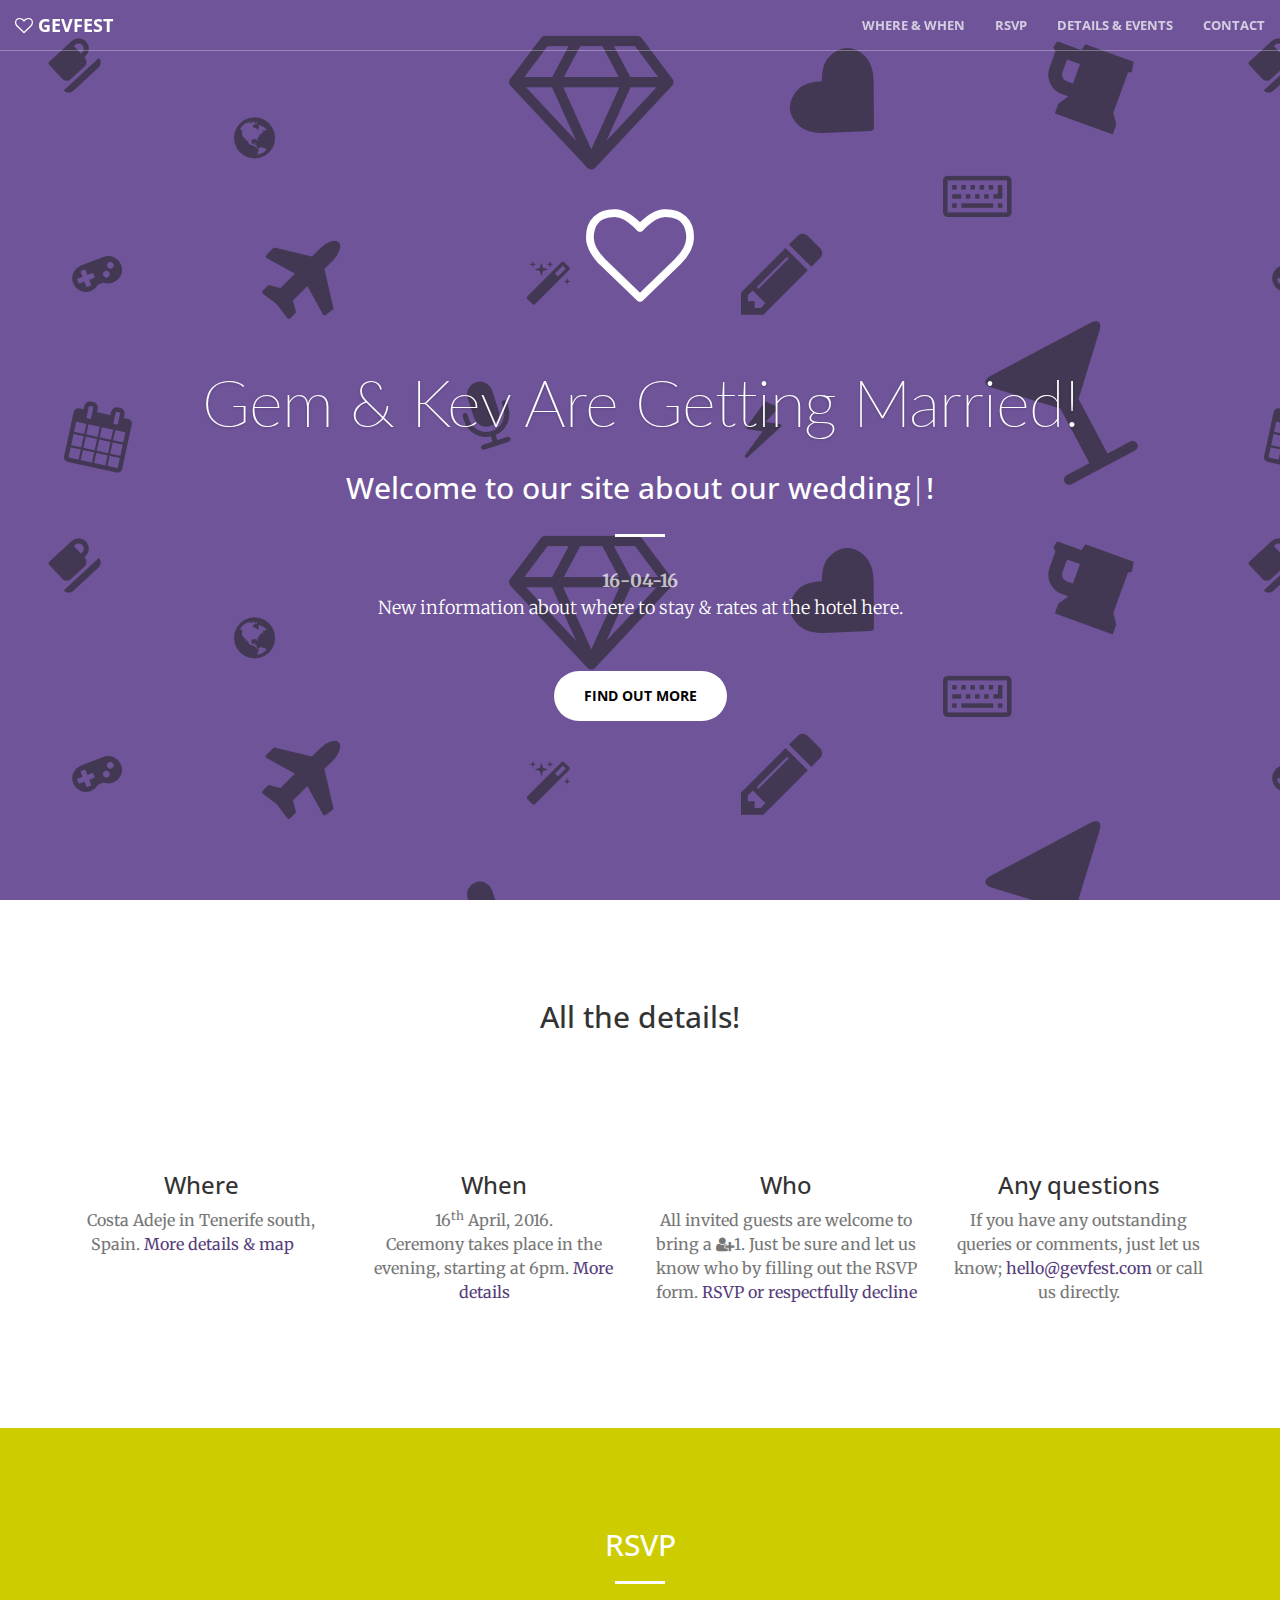
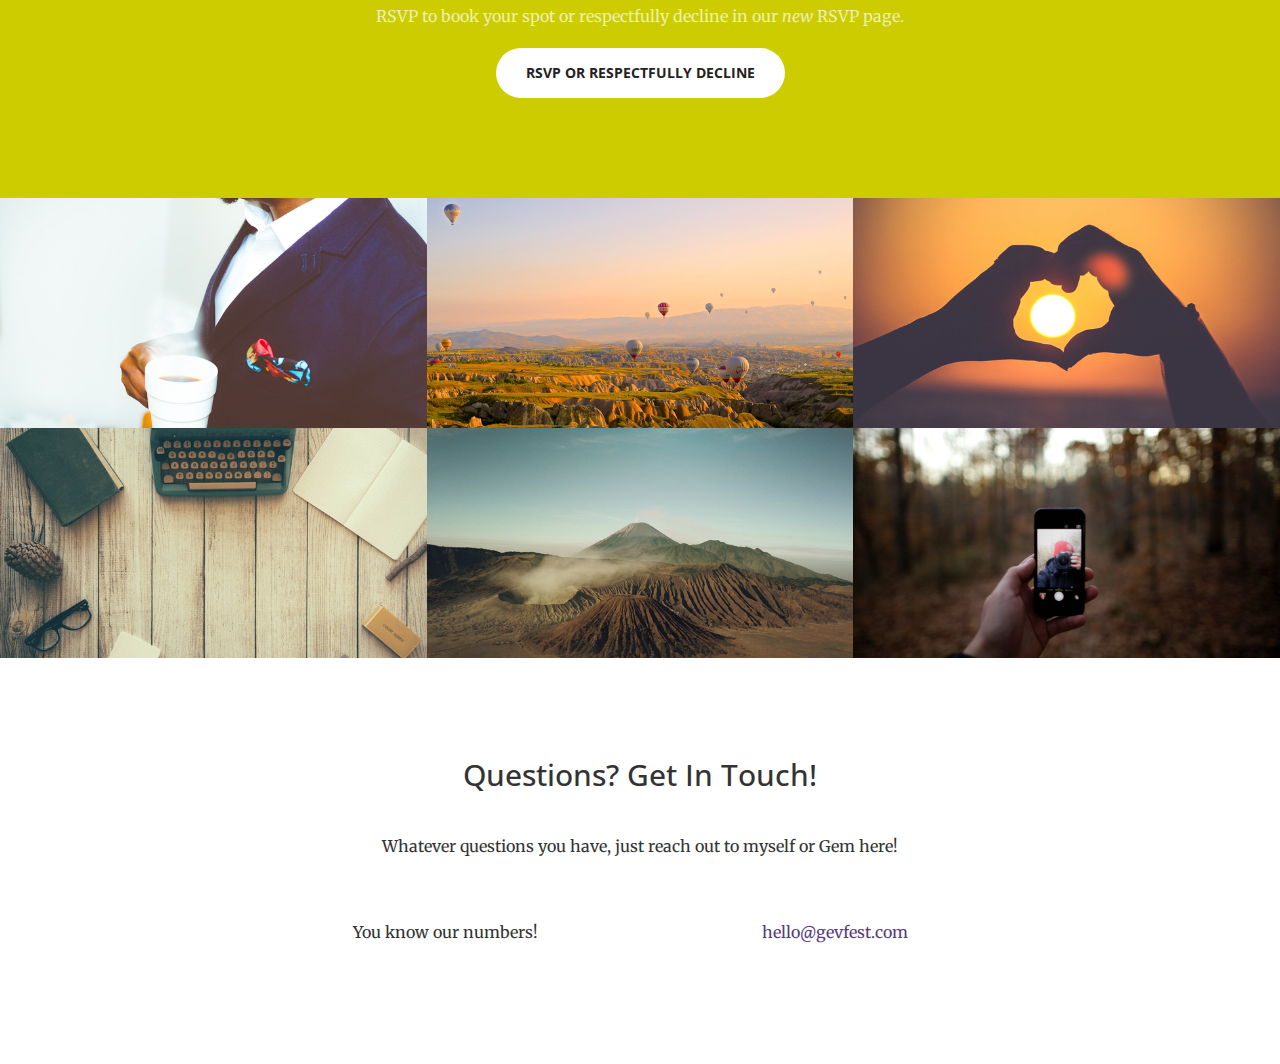
<file: index.html>
<!DOCTYPE html>
<html lang="en">

<head>

    <meta charset="utf-8">
    <meta http-equiv="X-UA-Compatible" content="IE=edge">
    <meta name="viewport" content="width=device-width, initial-scale=1">
    <meta name="description" content="Kev & Gem's wedding site">
    <meta name="author" content="@kev_d">

    <title>Gevfest - Kevin & Gemma getting hitched 16-04-16</title>

    <!-- Bootstrap Core CSS -->
    <link rel="stylesheet" href="css/bootstrap.min.css" type="text/css">

    <!-- Custom Fonts -->
    <link href='https://fonts.googleapis.com/css?family=Lato:400,700' rel='stylesheet' type='text/css'>
    <link href='http://fonts.googleapis.com/css?family=Open+Sans:300italic,400italic,600italic,700italic,800italic,400,300,600,700,800' rel='stylesheet' type='text/css'>
    <link href='http://fonts.googleapis.com/css?family=Merriweather:400,300,300italic,400italic,700,700italic,900,900italic' rel='stylesheet' type='text/css'>
    <link rel="stylesheet" href="font-awesome/css/font-awesome.min.css" type="text/css">

    <!-- Plugin CSS -->
    <link rel="stylesheet" href="css/animate.min.css" type="text/css">

    <!-- Custom CSS -->
    <link rel="stylesheet" href="css/creative.css" type="text/css">

    <!-- HTML5 Shim and Respond.js IE8 support of HTML5 elements and media queries -->
    <!-- WARNING: Respond.js doesn't work if you view the page via file:// -->
    <!--[if lt IE 9]>
        <script src="https://oss.maxcdn.com/libs/html5shiv/3.7.0/html5shiv.js"></script>
        <script src="https://oss.maxcdn.com/libs/respond.js/1.4.2/respond.min.js"></script>
    <![endif]-->

</head>

<body id="page-top">

    <nav id="mainNav" class="navbar navbar-default navbar-fixed-top">
        <div class="container-fluid">
            <!-- Brand and toggle get grouped for better mobile display -->
            <div class="navbar-header">
                <button type="button" class="navbar-toggle collapsed" data-toggle="collapse" data-target="#bs-example-navbar-collapse-1">
                    <span class="sr-only">Toggle navigation</span>
                    <span class="icon-bar"></span>
                    <span class="icon-bar"></span>
                    <span class="icon-bar"></span>
                </button>
                <a class="navbar-brand page-scroll" href="#page-top"><i class="fa fa-heart-o"></i> Gevfest</a>
            </div>

            <!-- Collect the nav links, forms, and other content for toggling -->
            <div class="collapse navbar-collapse" id="bs-example-navbar-collapse-1">
                <ul class="nav navbar-nav navbar-right">
                    <li>
                        <a class="page-scroll" href="#about">Where & When</a>
                    </li>
                    <li>
                        <a class="page-scroll" href="#rsvp">RSVP</a>
                    </li>
                    <li>
                        <a class="page-scroll" href="#attire">Details & Events</a>
                    </li>
                    <li>
                        <a class="page-scroll" href="#contact">Contact</a>
                    </li>
                </ul>
            </div>
            <!-- /.navbar-collapse -->
        </div>
        <!-- /.container-fluid -->
    </nav>

    <header>
        <div class="header-content">
            <div class="header-content-inner">
                <div class="the_icon"><i class="fa fa-heart-o wow pulse" data-wow-iteration="60"></i></div>
                <br>
                <h1>Gem & Kev Are Getting Married!</h1>
                <br>
                <h2>Welcome to our site about our <span id="typed"></span>!</h2>
    <hr>
    <p><strong>16-04-16</strong><br><a href="getting-there/index.html" style="color: #fff!important;">New information about where to stay & rates at the hotel here.</a></p>
                <a href="#about" class="btn btn-primary btn-xl page-scroll">Find Out More</a><br>
            </div>
        </div>
    </header>


        <section id="about">
            <div class="container">
                <div class="row">
                    <div class="col-lg-12 text-center">
                        <h2 class="section-heading">All the details!</h2>
                        <hr class="primary">
                    </div>
                </div>
            </div>
            <div class="container">
                <div class="row">
                    <div class="col-lg-3 col-md-6 text-center">
                        <div class="service-box">
                            <i class="fa fa-4x fa-map-marker wow bounceIn text-primary"></i>
                            <h3>Where</h3>
                            <p class="text-muted">Costa Adeje in Tenerife south, Spain. <a data-toggle="modal" href="#myModal2">More details & map <i class="fa fa-arrow-circle-right wow bounceIn" data-wow-delay="1s"></i></a></p>
                        </div>
                    </div>

                    <div class="col-lg-3 col-md-6 text-center">
                        <div class="service-box">
                            <i class="fa fa-4x fa-calendar wow bounceIn text-primary" data-wow-delay=".1s"></i>
                            <h3>When</h3>
                            <p class="text-muted">16<sup>th</sup> April, 2016.<br>Ceremony takes place in the evening, starting at 6pm. <a href="getting-there/index.html">More details <i class="fa fa-arrow-circle-right wow bounceIn" data-wow-delay="1s"></i></a></p>
                        </div>
                    </div>
                    <div class="col-lg-3 col-md-6 text-center">
                        <div class="service-box">
                            <i class="fa fa-4x fa-user-plus wow bounceIn text-primary" data-wow-delay=".2s"></i>
                            <h3>Who</h3>
                            <p class="text-muted">All invited guests are welcome to bring a <i class="fa fa-user-plus"></i>1. Just be sure and let us know who by filling out the RSVP form. <a href="rsvp/index.html">RSVP or respectfully decline <i class="fa fa-arrow-circle-right wow bounceIn" data-wow-delay="1s"></i></a></p>
                        </div>
                    </div>
                    <div class="col-lg-3 col-md-6 text-center">
                        <div class="service-box">
                            <i class="fa fa-4x fa-question-circle wow bounceIn text-primary" data-wow-delay=".3s"></i>
                            <h3>Any questions</h3>
                            <p class="text-muted">If you have any outstanding queries or comments, just let us know; <a href="mailto:hello@gevfest.com">hello@gevfest.com</a> or call us directly.</p>
                        </div>
                    </div>
                </div>
            </div>
        </section>

    <section class="bg-primary" id="rsvp">
        <div class="container">
            <div class="row">
                <div class="col-lg-8 col-lg-offset-2 text-center">
                    <h2 class="section-heading">RSVP</h2>
                    <hr class="light">
                    <p class="text-faded">RSVP to book your spot or respectfully decline in our <em>new</em> RSVP page.</p>
                    <a href="rsvp/index.html" class="btn btn-default btn-xl">RSVP or Respectfully Decline</a>
                </div>
            </div>
        </div>
    </section>

    <section class="no-padding" id="attire">
        <div class="container-fluid">
            <div class="row no-gutter">
                <div class="col-lg-4 col-sm-6">
                    <a data-toggle="modal" href="#clothes" class="portfolio-box">
                        <img src="img/portfolio/attire.jpg" class="img-responsive" alt="">
                        <div class="portfolio-box-caption">
                            <div class="portfolio-box-caption-content">
                                <div class="project-category text-faded">
                                    Attire
                                </div>
                                <div class="project-name">
                                    Light formal, with some added flair (it'll be sunny!). Click for more <i class="fa fa-arrow-circle-o-right"></i>.
                                </div>
                            </div>
                        </div>
                    </a>
                </div>
                <div class="col-lg-4 col-sm-6">
                    <a href="getting-there/index.html" class="portfolio-box">
                        <img src="img/portfolio/getting-there.jpg" class="img-responsive" alt="">
                        <div class="portfolio-box-caption">
                            <div class="portfolio-box-caption-content">
                                <div class="project-category text-faded">
                                    Getting There
                                </div>
                                <div class="project-name">
                                    By plane to Tenerife South airport. Aer Lingus & Ryanair fly direct from Cork & Dublin, but you might make a saving flying Iberia from Madrid connected from Dublin. Click for more <i class="fa fa-arrow-circle-o-right"></i>.
                                </div>
                            </div>
                        </div>
                    </a>
                </div>
                <div class="col-lg-4 col-sm-6">
                    <a data-toggle="modal" href="#story" class="portfolio-box">
                        <img src="img/portfolio/our-story.jpg" class="img-responsive" alt="">
                        <div class="portfolio-box-caption">
                            <div class="portfolio-box-caption-content">
                                <div class="project-category text-faded">
                                    Our story
                                </div>
                                <div class="project-name">
                                    It all began in Xtra-Vision...  Click for more <i class="fa fa-arrow-circle-o-right"></i>.
                                </div>
                            </div>
                        </div>
                    </a>
                </div>
                <div class="col-lg-4 col-sm-6">
                    <a href="/blog/" class="portfolio-box">
                        <img src="img/portfolio/blog.jpg" class="img-responsive" alt="">
                        <div class="portfolio-box-caption">
                            <div class="portfolio-box-caption-content">
                                <div class="project-category text-faded">
                                    Blog
                                </div>
                                <div class="project-name">
                                    Updates & anecdotes written along the way... Coming soon!
                                </div>
                            </div>
                        </div>
                    </a>
                </div>
                <div class="col-lg-4 col-sm-6">
                    <a href="tenerife/index.html" class="portfolio-box">
                        <img src="img/portfolio/tenerife.jpg" class="img-responsive" alt="">
                        <div class="portfolio-box-caption">
                            <div class="portfolio-box-caption-content">
                                <div class="project-category text-faded">
                                    Tenerife
                                </div>
                                <div class="project-name">
                                    Things to do, sights to see, volcanoes & camels!  Click for more <i class="fa fa-arrow-circle-o-right"></i>.
                                </div>
                            </div>
                        </div>
                    </a>
                </div>
                <div class="col-lg-4 col-sm-6">
                    <a href="#" class="portfolio-box">
                        <img src="img/portfolio/gevfest-photos.jpg" class="img-responsive" alt="">
                        <div class="portfolio-box-caption">
                            <div class="portfolio-box-caption-content">
                                <div class="project-category text-faded">
                                    Photos at the wedding
                                </div>
                                <div class="project-name">
                                    While we'll have a formal wedding photographer, we're going to encourage everyone to take snaps and share them with the hashtag #gevfest, then we'll print a photobook of the best ones to share later.
                                </div>
                            </div>
                        </div>
                    </a>
                </div>
            </div>
        </div>
    </section>
<!--
    <aside class="bg-dark">
        <div class="container text-center">
            <div class="call-to-action">
                <h2>Save the date!</h2>
                <a class="btn btn-primary btn-xl" data-toggle="modal" href="#myModal">Fill in this form!</a><br>
            </div>
        </div>
    </aside>
-->
    <section id="contact">
        <div class="container">
            <div class="row">
                <div class="col-lg-8 col-lg-offset-2 text-center">
                    <h2 class="section-heading">Questions? Get In Touch!</h2>
                    <hr class="primary">
                    <p>Whatever questions you have, just reach out to myself or Gem here!</p>
                </div>
                <div class="col-lg-4 col-lg-offset-2 text-center">
                    <i class="fa fa-phone fa-3x wow bounceIn"></i>
                    <p>You know our numbers!</p>
                </div>
                <div class="col-lg-4 text-center">
                    <i class="fa fa-envelope-o fa-3x wow bounceIn" data-wow-delay=".1s"></i>
                    <p><a href="mailto:hello@gevfest.com">hello@gevfest.com</a></p>
                </div>
            </div>
        </div>
    </section>

    <!-- jQuery -->
    <script src="js/jquery.js"></script>

    <!-- Bootstrap Core JavaScript -->
    <script src="js/bootstrap.min.js"></script>

    <!-- Plugin JavaScript -->
    <script src="js/jquery.easing.min.js"></script>
    <script src="js/jquery.fittext.js"></script>
    <script src="js/wow.min.js"></script>

    <!-- Custom Theme JavaScript -->
    <script src="js/creative.js"></script>

    <!-- story Modal -->
  <div class="modal fade" id="story" role="document">
    <div class="modal-dialog modal-lg">

      <!-- Modal content-->
      <div class="modal-content">
        <div class="modal-header">
          <button type="button" class="close" data-dismiss="modal">&times;</button>
          <h4 class="modal-title">Our story</h4>
        </div>
        <div class="modal-body">
            <p><i class="fa fa-film text-primary"></i> Over nine years ago we met in the mold-stained humidity of Xtra-Vision. Kevin had already worked there at one point in a part-time stint over a year or so. Since leaving to work elsewhere, Gemma joined the company. Love didn't really blossom but both became friends in Xtra-Vision, regularly doing late shifts serving the good people of Finglas their returns following accidental "<em>reading film</em>" forays. Not long after Kevin's re-entry to the magical world of selling drug dealers two phones at a time, Gemma was promoted to management. One of her first tasks was to clean the floor. She asked Kevin to hoover when he had a chance. Kevin's version of the story is that he didn't do it, leaving Gemma confused as to what to do. Gemma's version is that Kevin did this in a huff. The debate rages on...</p>
            <p>Time passed on and as Gemma & Kevin became better friends they eventually formed a strong relationship. The early years were fun primarily because there was a whole <em>will-they, won't-they</em> secret discussion among colleagues. If anything, this was an impetus to keep the relationship going. And go, it did.</p>
            <p>Some time passed when the fledgling couple went on a holiday with friends to Turkey. This was a test for the relationship because it was our first time to do such a thing. A few days into the 10-day holiday Kevin contracted a crippling illness brought about by street food. Days of sickness left Kevin many lbs lighter, but Gemma continued her holiday blissfully. At the end of the holiday, Kevin had to pack Gemma's bags for her after a night out at 5am left her incapacited before the flight.</p>
            <p>As the years rolled on, we become stronger, closer and better as a couple. But one thing kept the bond stronger than any other thing could have. <em>Toast</em>. Kevin is about as sarcastic as a human can be, and this spills into regular conversation. "<em>Kevin, would you like to go to a restaurant tonight?</em>" "No." This means yes, with lots of enthusiasm. So Gemma invented a phrase that kept the relatinship alive. 'Toast' is the word she says to make Kevin revert form his natural state of ultimate sarcasm, and say what he means.</p>
            <p style="text-align: center;"><i class="fa fa-2x fa-diamond wow bounceIn text-primary" data-wow-delay=".1s"></i></p>
            <p>After many years, in 2014, Kevin flew Gemma to Boston & New York for a holiday after his annual work conference. Don't go to Boston on holiday, it's incredibly boring. New York, however, is great. And it was midweek during our holiday that Kevin popped the question in Time Square in the most awkward manner possible. You can hear the full story at the ceremony after we've had some wine. But it's funny.</p>
            <p>What we're trying to say is that we've had nearly a decade of stories to share. Some funny, some lovely, some utterly baffling. And that's why, in 2016, we're going to get married. That, and Kevin keeps talking about his taxes. <i class="fa fa-heart wow bounceIn text-primary"></i></p>
        </div>
        <div class="modal-footer">
          <button type="button" class="btn btn-default" data-dismiss="modal">Close</button>
        </div>
      </div>
    </div>
  </div>

  <!-- clobber Modal -->
<div class="modal fade" id="clothes" role="document">
  <div class="modal-dialog modal-lg">

    <!-- Modal content-->
    <div class="modal-content">
      <div class="modal-header">
        <button type="button" class="close" data-dismiss="modal">&times;</button>
        <h4 class="modal-title">What to wear</h4>
      </div>
      <div class="modal-body">
          <p style="text-align: center;"><i class="fa fa-male fa-3x text-primary"></i></p>
          <p>Men should wear a suit. We're not expecting full black-tie, but smartly dressed with a nice shirt, jacket & accessory (cravat, tie, bowtie, pocket square).</p>
          <p style="text-align: center;"><i class="fa fa-female fa-3x text-primary"></i></p>
          <p>The ladies attending should wear something relatively formal but sun-friendly.</p>
          <p style="text-align: center;"><i class="fa fa-group fa-3x text-primary"></i></p>
          <p>Note that the ceremony takes place in the evening and will be outdoors. In the unlikely event in bad weather, we'll be in a nice space next to the green we'd be at anyway. While the weather is typically quite warm (compared to Ireland, anyway!) the evening will get cool as time passes. That said, we will be moving indoors at midnight. <strong>Also note that the colour scheme for the wedding is purple and yellow</strong>. Though you probably guessed that from the site.</p>
      </div>
      <div class="modal-footer">
        <button type="button" class="btn btn-default" data-dismiss="modal">Close</button>
      </div>
    </div>
  </div>
</div>


      <!-- Map Modal -->
    <div class="modal fade" id="myModal2" role="document">
      <div class="modal-dialog modal-lg">

        <!-- Modal content-->
        <div class="modal-content">
          <div class="modal-header">
            <button type="button" class="close" data-dismiss="modal">&times;</button>
            <h4 class="modal-title">Where to go</h4>
          </div>
            <div class="col-md-4">
              <p>Hotel Sheraton,<br>Costa Adeje<br>Tenerife<br>Spain.</p>
              <p>Fly into the Southern airport to be closest.</p>
              <p>Golf Del Sur is the nearest town with reasonable prices (and it's quiet!).</p>
              <p>We'll have more details soon!</p>
            </div>
            <div class="col-md-8"><iframe src="https://www.google.com/maps/embed?pb=!1m18!1m12!1m3!1d3519.664782980659!2d-16.748353599999998!3d28.0957663!2m3!1f0!2f0!3f0!3m2!1i1024!2i768!4f13.1!3m3!1m2!1s0xc6a90b5496fa5bb%3A0x566ac4bf27b517fa!2sSheraton+La+Caleta+Resort+%26+Spa%2C+Costa+Adeje%2C+Tenerife!5e0!3m2!1sen!2sie!4v1444165919716" width="400" height="300" frameborder="0" style="border:0" allowfullscreen></iframe></div>
          <div class="modal-footer">
            <button type="button" class="btn btn-default" data-dismiss="modal">Close</button>
          </div>
        </div>
      </div>
    </div>

    <!-- RSVP Modal -->
  <div class="modal fade" id="myModal" role="dialog">
    <div class="modal-dialog">

      <!-- Modal content-->
      <div class="modal-content">
        <div class="modal-header">
          <button type="button" class="close" data-dismiss="modal">&times;</button>
          <h4 class="modal-title">RSVP form</h4>
        </div>
        <div class="modal-body">
          <script charset="utf-8" type="text/javascript" src="http://js.hsforms.net/forms/v2.js"></script>
<script>
  hbspt.forms.create({
    portalId: '209312',
    formId: '70a749ad-36c1-41c8-9236-06bf74089f88'
  });
</script>

        <div class="modal-footer">
          <button type="button" class="btn btn-default" data-dismiss="modal">Close</button>
        </div>
      </div>
    </div>
  </div>
    <script>
      function launch_modal(id) {
         // Hide all modals using class if required.
         $('.modal').modal('hide');
         $('#'+id).modal('show');
      }
    </script>

      <!-- Start of Async HubSpot Analytics Code-->
        <script type="text/javascript">
          (function(d,s,i,r) {
            if (d.getElementById(i)){return;}
            var n=d.createElement(s),e=d.getElementsByTagName(s)[0];
            n.id=i;n.src='//js.hs-analytics.net/analytics/'+(Math.ceil(new Date()/r)*r)+'/209312.js';
            e.parentNode.insertBefore(n, e);
          })(document,"script","hs-analytics",300000);
        </script>
      <!-- End of Async HubSpot Analytics Code -->
      <script src="js/typed.js" type="text/javascript"></script>

    <script>
      $(function(){
        $("#typed").typed({
          strings: ["wedding", "party", "holiday", "BBQ", "gathering" ],
          typeSpeed: 100,
          backDelay: 500,
          loop: true,
          // defaults to false for infinite loop
          loopCount: false,
          callback: function(){ foo(); }
        });
        function foo(){ console.log("Callback"); }
      });
      </script>

</body>

</html>
</file>
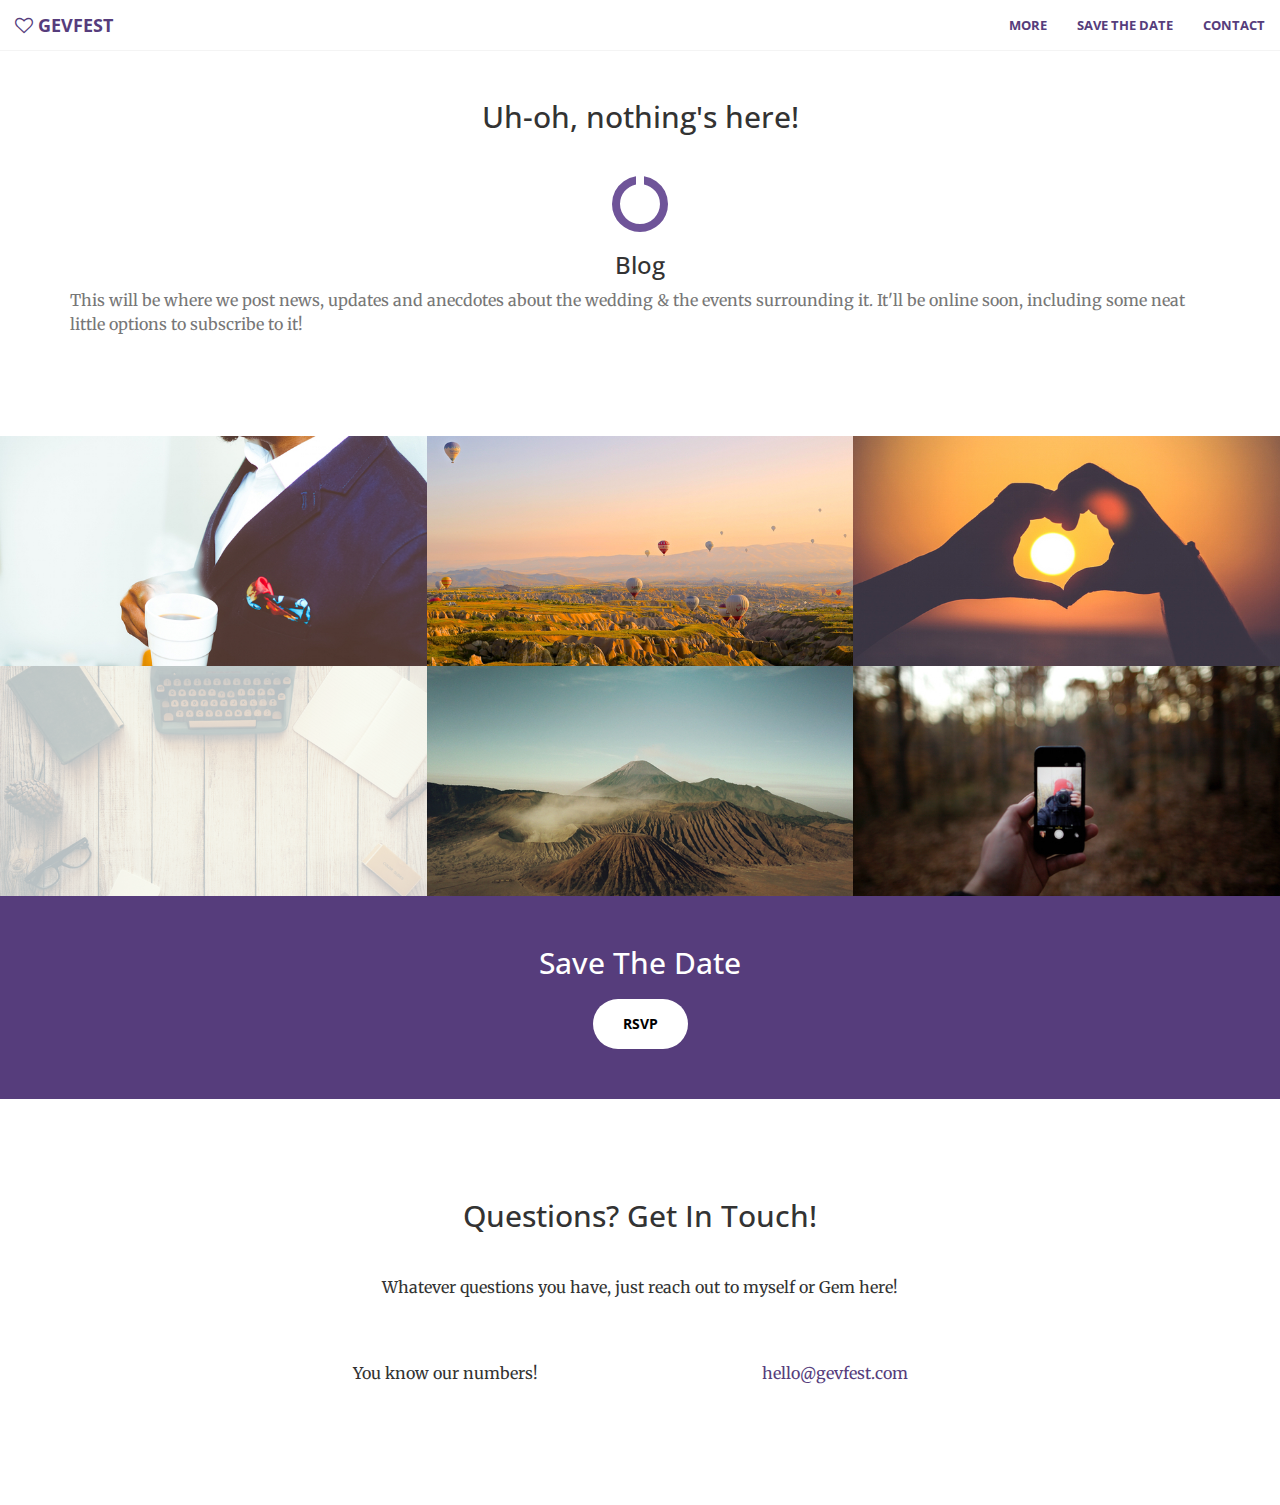
<file: blog/index.html>
<!DOCTYPE html>
<html lang="en">

<head>

    <meta charset="utf-8">
    <meta http-equiv="X-UA-Compatible" content="IE=edge">
    <meta name="viewport" content="width=device-width, initial-scale=1">
    <meta name="description" content="Kev & Gem's wedding site">
    <meta name="author" content="@kev_d">

    <title>Gevfest - Kevin & Gemma getting hitched 16-04-16</title>

    <!-- Bootstrap Core CSS -->
    <link rel="stylesheet" href="../css/bootstrap.min.css" type="text/css">

    <!-- Custom Fonts -->
    <link href='https://fonts.googleapis.com/css?family=Lato:400,700' rel='stylesheet' type='text/css'>
    <link href='http://fonts.googleapis.com/css?family=Open+Sans:300italic,400italic,600italic,700italic,800italic,400,300,600,700,800' rel='stylesheet' type='text/css'>
    <link href='http://fonts.googleapis.com/css?family=Merriweather:400,300,300italic,400italic,700,700italic,900,900italic' rel='stylesheet' type='text/css'>
    <link rel="stylesheet" href="../font-awesome/css/font-awesome.min.css" type="text/css">

    <!-- Plugin CSS -->
    <link rel="stylesheet" href="../css/animate.min.css" type="text/css">

    <!-- Custom CSS -->
    <link rel="stylesheet" href="../css/creative.css" type="text/css">

    <!-- HTML5 Shim and Respond.js IE8 support of HTML5 elements and media queries -->
    <!-- WARNING: Respond.js doesn't work if you view the page via file:// -->
    <!--[if lt IE 9]>
        <script src="https://oss.maxcdn.com/libs/html5shiv/3.7.0/html5shiv.js"></script>
        <script src="https://oss.maxcdn.com/libs/respond.js/1.4.2/respond.min.js"></script>
    <![endif]-->

</head>

<body id="page-top">

    <nav id="mainNav" class="navbar navbar-fixed-top navbar-other-pages">
        <div class="container-fluid">
            <!-- Brand and toggle get grouped for better mobile display -->
            <div class="navbar-header">
                <button type="button" class="navbar-toggle collapsed" data-toggle="collapse" data-target="#bs-example-navbar-collapse-1">
                    <span class="sr-only">Toggle navigation</span>
                    <span class="icon-bar"></span>
                    <span class="icon-bar"></span>
                    <span class="icon-bar"></span>
                </button>
                <a class="navbar-brand page-scroll" href="../index.html"><i class="fa fa-heart-o"></i> Gevfest</a>
            </div>

            <!-- Collect the nav links, forms, and other content for toggling -->
            <div class="collapse navbar-collapse" id="bs-example-navbar-collapse-1">
                <ul class="nav navbar-nav navbar-right">
                    <li>
                      <a class="#page-scroll" href="#attire">More</a>
                    </li>
                    <li>
                        <a class="page-scroll" href="#rsvp">Save The Date</a>
                    </li>
                    <li>
                        <a class="page-scroll" href="#contact">Contact</a>
                    </li>
                </ul>
            </div>
            <!-- /.navbar-collapse -->
        </div>
        <!-- /.container-fluid -->
    </nav>

        <section id="getting-there">
            <div class="container">
                <div class="row">
                    <div class="col-lg-12 text-center">
                        <h2 class="section-heading">Uh-oh, nothing's here!</h2>
                        <hr class="primary">
                    </div>
                </div>
            </div>
            <div class="container">
                <div class="row">
                    <div class="col-lg-12 col-md-6 text-center">
                        <div class="service-box-other">
                            <i class="fa fa-4x fa-circle-o-notch fa-spin text-primary"></i>
                            <h3>Blog</h3>
                            <p class="text-muted">This will be where we post news, updates and anecdotes about the wedding & the events surrounding it. It'll be online soon, including some neat little options to subscribe to it!</p>
                        </div>
                    </div>
                </div>
            </div>
        </section>

    <section class="no-padding" id="attire">
        <div class="container-fluid">
            <div class="row no-gutter">
                <div class="col-lg-4 col-sm-6">
                  <a data-toggle="modal" href="#clothes" class="portfolio-box">
                        <img src="../img/portfolio/attire.jpg" class="img-responsive" alt="">
                        <div class="portfolio-box-caption">
                            <div class="portfolio-box-caption-content">
                                <div class="project-category text-faded">
                                    Attire
                                </div>
                                <div class="project-name">
                                    Light formal, with some added flair (it'll be sunny!). Click for more <i class="fa fa-arrow-circle-o-right"></i>.
                                </div>
                            </div>
                        </div>
                    </a>
                </div>
                <div class="col-lg-4 col-sm-6">
                    <a href="../getting-there/index.html" class="portfolio-box">
                        <img src="../img/portfolio/getting-there.jpg" class="img-responsive" alt="">
                        <div class="portfolio-box-caption">
                            <div class="portfolio-box-caption-content">
                                <div class="project-category text-faded">
                                    Getting There
                                </div>
                                <div class="project-name">
                                    This is the page you're on!
                                </div>
                            </div>
                        </div>
                    </a>
                </div>
                <div class="col-lg-4 col-sm-6">
                    <a data-toggle="modal" href="#story" class="portfolio-box">
                        <img src="../img/portfolio/our-story.jpg" class="img-responsive" alt="">
                        <div class="portfolio-box-caption">
                            <div class="portfolio-box-caption-content">
                                <div class="project-category text-faded">
                                    Our story
                                </div>
                                <div class="project-name">
                                    It all began in Xtra-Vision... Click for more <i class="fa fa-arrow-circle-o-right"></i>.
                                </div>
                            </div>
                        </div>
                    </a>
                </div>
                <div class="col-lg-4 col-sm-6">
                    <a href="#" class="portfolio-box">
                        <img src="../img/portfolio/blog.jpg" class="img-responsive" alt="" style="opacity: 0.3;">
                        <div class="portfolio-box-caption">
                            <div class="portfolio-box-caption-content" style="opacity: 0.3;">
                                <div class="project-category text-faded">
                                    Blog
                                </div>
                                <div class="project-name">
                                    This is the page you're on!
                                </div>
                            </div>
                        </div>
                    </a>
                </div>
                <div class="col-lg-4 col-sm-6">
                    <a href="../tenerife/index.html" class="portfolio-box">
                        <img src="../img/portfolio/tenerife.jpg" class="img-responsive" alt="">
                        <div class="portfolio-box-caption">
                            <div class="portfolio-box-caption-content">
                                <div class="project-category text-faded">
                                    Tenerife
                                </div>
                                <div class="project-name">
                                    Things to do, sights to see, volcanoes & camels! Click for more <i class="fa fa-arrow-circle-o-right"></i>.
                                </div>
                            </div>
                        </div>
                    </a>
                </div>
                <div class="col-lg-4 col-sm-6">
                    <a href="#" class="portfolio-box">
                        <img src="../img/portfolio/gevfest-photos.jpg" class="img-responsive" alt="">
                        <div class="portfolio-box-caption">
                            <div class="portfolio-box-caption-content">
                                <div class="project-category text-faded">
                                    Photos at the wedding
                                </div>
                                <div class="project-name">
                                    While we'll have a formal wedding photographer, we're going to encourage everyone to take snaps and share them with the hashtag #gevfest, then we'll print a photobook of the best ones to share later.
                                </div>
                            </div>
                        </div>
                    </a>
                </div>
            </div>
        </div>
    </section>

    <aside class="bg-dark" id="rsvp">
        <div class="container text-center">
            <div class="call-to-action">
                <h2>Save The Date</h2>
                <a class="btn btn-primary btn-xl" data-toggle="modal" href="#myModal">RSVP</a><br>
            </div>
        </div>
    </aside>

    <section id="contact">
        <div class="container">
            <div class="row">
                <div class="col-lg-8 col-lg-offset-2 text-center">
                    <h2 class="section-heading">Questions? Get In Touch!</h2>
                    <hr class="primary">
                    <p>Whatever questions you have, just reach out to myself or Gem here!</p>
                </div>
                <div class="col-lg-4 col-lg-offset-2 text-center">
                    <i class="fa fa-phone fa-3x wow bounceIn"></i>
                    <p>You know our numbers!</p>
                </div>
                <div class="col-lg-4 text-center">
                    <i class="fa fa-envelope-o fa-3x wow bounceIn" data-wow-delay=".1s"></i>
                    <p><a href="mailto:hello@gevfest.com">hello@gevfest.com</a></p>
                </div>
            </div>
        </div>
    </section>

    <!-- jQuery -->
    <script src="../js/jquery.js"></script>

    <!-- Bootstrap Core JavaScript -->
    <script src="../js/bootstrap.min.js"></script>

    <!-- Plugin JavaScript -->
    <script src="../js/jquery.easing.min.js"></script>
    <script src="../js/jquery.fittext.js"></script>
    <script src="../js/wow.min.js"></script>

    <!-- Custom Theme JavaScript -->
    <script src="../js/creative.js"></script>

      <!-- Map Modal -->
    <div class="modal fade" id="myModal2" role="document">
      <div class="modal-dialog modal-lg">

        <!-- Modal content-->
        <div class="modal-content">
          <div class="modal-header">
            <button type="button" class="close" data-dismiss="modal">&times;</button>
            <h4 class="modal-title">Where to go</h4>
          </div>
          <div class="modal-body">
            <div class="col-md-4">
              <p>Hotel Sheraton,<br>Costa Adeje<br>Tenerife<br>Spain.</p>
              <p>Fly into the Southern airport to be closest.</p>
              <p>Golf Del Sur is the nearest town with reasonable prices (and it's quiet!).</p>
              <p>We'll have more details soon!</p>
            </div>
            <div class="col-md-8"><iframe src="https://www.google.com/maps/embed?pb=!1m18!1m12!1m3!1d3519.664782980659!2d-16.748353599999998!3d28.0957663!2m3!1f0!2f0!3f0!3m2!1i1024!2i768!4f13.1!3m3!1m2!1s0xc6a90b5496fa5bb%3A0x566ac4bf27b517fa!2sSheraton+La+Caleta+Resort+%26+Spa%2C+Costa+Adeje%2C+Tenerife!5e0!3m2!1sen!2sie!4v1444165919716" width="400" height="300" frameborder="0" style="border:0" allowfullscreen></iframe></div>
          </div>
          <div class="modal-footer">
            <button type="button" class="btn btn-default" data-dismiss="modal">Close</button>
          </div>
        </div>
      </div>
    </div>


      <!-- Start of Async HubSpot Analytics Code-->
        <script type="text/javascript">
          (function(d,s,i,r) {
            if (d.getElementById(i)){return;}
            var n=d.createElement(s),e=d.getElementsByTagName(s)[0];
            n.id=i;n.src='//js.hs-analytics.net/analytics/'+(Math.ceil(new Date()/r)*r)+'/209312.js';
            e.parentNode.insertBefore(n, e);
          })(document,"script","hs-analytics",300000);
        </script>
      <!-- End of Async HubSpot Analytics Code -->

      <!-- clobber Modal -->
    <div class="modal fade" id="clothes" role="document">
      <div class="modal-dialog modal-lg">

        <!-- Modal content-->
        <div class="modal-content">
          <div class="modal-header">
            <button type="button" class="close" data-dismiss="modal">&times;</button>
            <h4 class="modal-title">What to wear</h4>
          </div>
          <div class="modal-body">
              <p style="text-align: center;"><i class="fa fa-male fa-3x text-primary"></i></p>
              <p>Men should wear a suit. We're not expecting full black-tie, but smartly dressed with a nice shirt, jacket & accessory (cravat, tie, bowtie, pocket square).</p>
              <p style="text-align: center;"><i class="fa fa-female fa-3x text-primary"></i></p>
              <p>The ladies attending should wear something relatively formal but sun-friendly.</p>
              <p style="text-align: center;"><i class="fa fa-group fa-3x text-primary"></i></p>
              <p>Note that the ceremony takes place in the evening and will be outdoors. In the unlikely event in bad weather, we'll be in a nice space next to the green we'd be at anyway. While the weather is typically quite warm (compared to Ireland, anyway!) the evening will get cool as time passes. That said, we will be moving indoors at midnight. <strong>Also note that the colour scheme for the wedding is purple and yellow</strong>. Though you probably guessed that from the site.</p>
          </div>
          <div class="modal-footer">
            <button type="button" class="btn btn-default" data-dismiss="modal">Close</button>
          </div>
        </div>
      </div>
    </div>

            <!-- story Modal -->
          <div class="modal fade" id="story" role="document">
            <div class="modal-dialog modal-lg">

              <!-- Modal content-->
              <div class="modal-content">
                <div class="modal-header">
                  <button type="button" class="close" data-dismiss="modal">&times;</button>
                  <h4 class="modal-title">Our story</h4>
                </div>
                <div class="modal-body">
                    <p><i class="fa fa-film text-primary"></i> Over nine years ago we met in the mold-stained humidity of Xtra-Vision. Kevin had already worked there at one point in a part-time stint over a year or so. Since leaving to work elsewhere, Gemma joined the company. Love didn't really blossom but both became friends in Xtra-Vision, regularly doing late shifts serving the good people of Finglas their returns following accidental "<em>reading film</em>" forays. Not long after Kevin's re-entry to the magical world of selling drug dealers two phones at a time, Gemma was promoted to management. One of her first tasks was to clean the floor. She asked Kevin to hoover when he had a chance. Kevin's version of the story is that he didn't do it, leaving Gemma confused as to what to do. Gemma's version is that Kevin did this in a huff. The debate rages on...</p>
                    <p>Time passed on and as Gemma & Kevin became better friends they eventually formed a strong relationship. The early years were fun primarily because there was a whole <em>will-they, won't-they</em> secret discussion among colleagues. If anything, this was an impetus to keep the relationship going. And go, it did.</p>
                    <p>Some time passed when the fledgling couple went on a holiday with friends to Turkey. This was a test for the relationship because it was our first time to do such a thing. A few days into the 10-day holiday Kevin contracted a crippling illness brought about by street food. Days of sickness left Kevin many lbs lighter, but Gemma continued her holiday blissfully. At the end of the holiday, Kevin had to pack Gemma's bags for her after a night out at 5am left her incapacited before the flight.</p>
                    <p>As the years rolled on, we become stronger, closer and better as a couple. But one thing kept the bond stronger than any other thing could have. <em>Toast</em>. Kevin is about as sarcastic as a human can be, and this spills into regular conversation. "<em>Kevin, would you like to go to a restaurant tonight?</em>" "No." This means yes, with lots of enthusiasm. So Gemma invented a phrase that kept the relatinship alive. 'Toast' is the word she says to make Kevin revert form his natural state of ultimate sarcasm, and say what he means.</p>
                    <p style="text-align: center;"><i class="fa fa-2x fa-diamond wow bounceIn text-primary" data-wow-delay=".1s"></i></p>
                    <p>After many years, in 2014, Kevin flew Gemma to Boston & New York for a holiday after his annual work conference. Don't go to Boston on holiday, it's incredibly boring. New York, however, is great. And it was midweek during our holiday that Kevin popped the question in Time Square in the most awkward manner possible. You can hear the full story at the ceremony after we've had some wine. But it's funny.</p>
                    <p>What we're trying to say is that we've had nearly a decade of stories to share. Some funny, some lovely, some utterly baffling. And that's why, in 2016, we're going to get married. That, and Kevin keeps talking about his taxes. <i class="fa fa-heart wow bounceIn text-primary"></i></p>
                </div>
                <div class="modal-footer">
                  <button type="button" class="btn btn-default" data-dismiss="modal">Close</button>
                </div>
              </div>
            </div>
          </div>

      <!-- fly Modal -->
    <div class="modal fade" id="fly" role="document">
      <div class="modal-dialog modal-lg">

        <!-- Modal content-->
        <div class="modal-content">
          <div class="modal-header">
            <button type="button" class="close" data-dismiss="modal">&times;</button>
            <h4 class="modal-title">Flights & getting around</h4>
          </div>
          <div class="modal-body">
            <div class="col-md-12">
              <p><i class="fa fa-3x fa-plane text-primary"></i> The airport you want to fly into is <a href="http://www.aena.es/csee/Satellite/Aeropuerto-Tenerife-Sur/en/Home.html">Aeropuerto Reina Sofia</a> (Tenerife Sur). There is another airport in the northern part of the island - but it's a long drive from there to Adeje & surrounding areas!</p>
              <p>Both Ryanair & Aer Lingus fly into Tenerife from Dublin & Cork. For Ryanair, you can book on <a href="http://ryanair.ie">their website</a> or via <a href="https://www.google.ie/flights/#search;f=DUB;t=TFS;d=2016-04-11;r=2016-04-17;a=EI,FR">Google Flights</a>. For Aer Lingus, you can use <a href="http://new.aerlingus.com">their website</a> (their flights haven't yet gotten into Google's systems as the route is new). Note that the return leg can be a bit of a <em>party bus</em> as it departs in the evening. If you can, I suggest upgrading your Ryanair seats to the front section of the aircraft, especially if you've got kids. Otherwise just book Aer Lingus, which is more expensive.</p>
              <p><i class="fa fa-3x fa-car text-primary"></i> Most areas are served by bus routes. Dubliners will complain about the times served by the buses & lack of information. Cork people will herald the service as the future of transport. That said, car rental is cheap & easy. Most car rental companies are just inside the airport, but we recommend you book ahead of time. We used <a href="http://www.arcarhire.com/car-hire/car-hire.php">AutoReisen</a> car hire in the past. It's cheaper than other services and easy to use. Also note that taxis are readily available nearly everywhere and reasonably priced.</p>
            </div>
          </div>
          <div class="modal-footer">
            <button type="button" class="btn btn-default" data-dismiss="modal">Close</button>
          </div>
        </div>
      </div>
    </div>

      <!-- stay Modal -->
    <div class="modal fade" id="stay" role="document">
      <div class="modal-dialog modal-lg">

        <!-- Modal content-->
        <div class="modal-content">
          <div class="modal-header">
            <button type="button" class="close" data-dismiss="modal">&times;</button>
            <h4 class="modal-title">Booking your accommodation</h4>
          </div>
          <div class="modal-body">
              <p>Our recommendations are just places we've stayed and things we've seen in Tenerife. We recommend booking accomodation & flights asap, as the prices rise as you get closer to the time. That said, <em>April is not high season for Tenerife</em>. Given their year-round weather, their busy season is our winter!<p>
              <p>Adeje is on the south coast of Tenerife, and is next to Los Cristianos & Las Americas. Las Americas is the busiest area of the island with bars, restaurants & lots of tourists. It also bizarrely has a Hard Rock Cafe the size of a cruise ship for no discernable reason. Los Cristianos is a little quieter, but still a tourist destination. Costa Adeje is quieter in most regards but more expensive to stay in. A walk from Adeje to Las Americas is about 40mins and there's a beautiful coastal route to pub crawl on!</p>
              <p>For most of the duration, we'll be staying in <a href="http://www.tripadvisor.ie/Hotel_Review-g635888-d609369-Reviews-Royal_Park_Albatros-San_Miguel_de_Abona_Tenerife_Canary_Islands.html">Royal Park Albatros</a>. It's a typical Spanish villas style place. It's quiet & has a regular bus to Adeje and surrounding areas. Mainly, though, it's a lot cheaper than Adeje.</p>
              <p>We've also stayed with <a href="https://www.airbnb.ie/s/Costa-Adeje--Spain?guests=&ss_id=aizjoyyf">Airbnb providers</a>. These provide full apartments with lots of amenities in the area, and are typically not as expensive as hotels. Before booking, we recommend you look up the area in Trip Advisor first to ensure it's not too busy/quiet, kid-friendly, etc. depending on your preference. If you need help or advise, just contact us as we've been there a few times & know people who live there!</p>
              <p>Finally, you can also stay with our lovely 5-star venue, the <a href="htt://www.sheratonlacaleta.com/en">Sheraton La Caleta</a> Hotel. As we get closer to the date (likely late-November/early-December) we will have a discount for our guests to avail of for rooms in the hotel.</p>
              <p><strong>Important:</strong> While accommodation is obviously important for the stay, booking your flights as far ahead of time is nearly vital to getting a good price. We've a guide on this on the page if you close out of this modal window!</p>
          </div>
          <div class="modal-footer">
            <button type="button" class="btn btn-default" data-dismiss="modal">Close</button>
          </div>
        </div>
      </div>
    </div>

      <!-- Map Modal -->
    <div class="modal fade" id="myModal2" role="document">
      <div class="modal-dialog modal-lg">

        <!-- Modal content-->
        <div class="modal-content">
          <div class="modal-header">
            <button type="button" class="close" data-dismiss="modal">&times;</button>
            <h4 class="modal-title">Where to go</h4>
          </div>
          <div class="modal-body">
            <div class="col-md-4">
              <p>Hotel Sheraton,<br>Costa Adeje<br>Tenerife<br>Spain.</p>
              <p>Fly into the Southern airport to be closest.</p>
              <p>Golf Del Sur is the nearest town with reasonable prices (and it's quiet!).</p>
              <p>We'll have more details soon!</p>
            </div>
            <div class="col-md-8"><iframe src="https://www.google.com/maps/embed?pb=!1m18!1m12!1m3!1d3519.664782980659!2d-16.748353599999998!3d28.0957663!2m3!1f0!2f0!3f0!3m2!1i1024!2i768!4f13.1!3m3!1m2!1s0xc6a90b5496fa5bb%3A0x566ac4bf27b517fa!2sSheraton+La+Caleta+Resort+%26+Spa%2C+Costa+Adeje%2C+Tenerife!5e0!3m2!1sen!2sie!4v1444165919716" width="400" height="300" frameborder="0" style="border:0" allowfullscreen></iframe></div>
          </div>
          <div class="modal-footer">
            <button type="button" class="btn btn-default" data-dismiss="modal">Close</button>
          </div>
        </div>
      </div>
    </div>

    <!-- RSVP Modal -->
  <div class="modal fade" id="myModal" role="dialog">
    <div class="modal-dialog">

      <!-- Modal content-->
      <div class="modal-content">
        <div class="modal-header">
          <button type="button" class="close" data-dismiss="modal">&times;</button>
          <h4 class="modal-title">RSVP form</h4>
        </div>
        <div class="modal-body">
          <script charset="utf-8" type="text/javascript" src="http://js.hsforms.net/forms/v2.js"></script>
<script>
  hbspt.forms.create({
    portalId: '209312',
    formId: '70a749ad-36c1-41c8-9236-06bf74089f88'
  });
</script>

        <div class="modal-footer">
          <button type="button" class="btn btn-default" data-dismiss="modal">Close</button>
        </div>
      </div>
    </div>
  </div>

  <!-- clobber Modal -->
<div class="modal fade" id="clothes" role="document">
  <div class="modal-dialog modal-lg">

    <!-- Modal content-->
    <div class="modal-content">
      <div class="modal-header">
        <button type="button" class="close" data-dismiss="modal">&times;</button>
        <h4 class="modal-title">What to wear</h4>
      </div>
      <div class="modal-body">
          <p style="text-align: center;"><i class="fa fa-male fa-3x text-primary"></i></p>
          <p>Men should wear a suit. We're not expecting full black-tie, but smartly dressed with a nice shirt, jacket & accessory (cravat, tie, bowtie, pocket square).</p>
          <p style="text-align: center;"><i class="fa fa-female fa-3x text-primary"></i></p>
          <p>The ladies attending should wear something relatively formal but sun-friendly. Heavy dresses & jackets might not mix with the hot weather during the day. The ceremony will take place outside in the evening to help, but we suspect during the ceremony itself you won't need to wrap up much!</p>
          <p style="text-align: center;"><i class="fa fa-group fa-3x text-primary"></i></p>
          <p>We don't expect people to buy lots of clothes for this at all. Just bring your best clobber and be fancy for an evening. Also note that the ceremony takes place in the evening and will be outdoors. In the unlikely event in bad weather, we'll be in a nice space next to the green we'd be at anyway. While the weather is typically quite warm (compared to Ireland, anyway!) the evening will get cold as time passes. That said, we will be moving indoors at midnight. <strong>Also note that the colour scheme for the wedding is purple and yellow</strong>. Though you probably guessed that from the site.</p>
      </div>
      <div class="modal-footer">
        <button type="button" class="btn btn-default" data-dismiss="modal">Close</button>
      </div>
    </div>
  </div>
</div>

    <script>
      function launch_modal(id) {
         // Hide all modals using class if required.
         $('.modal').modal('hide');
         $('#'+id).modal('show');
      }
    </script>

</body>

</html>
</file>
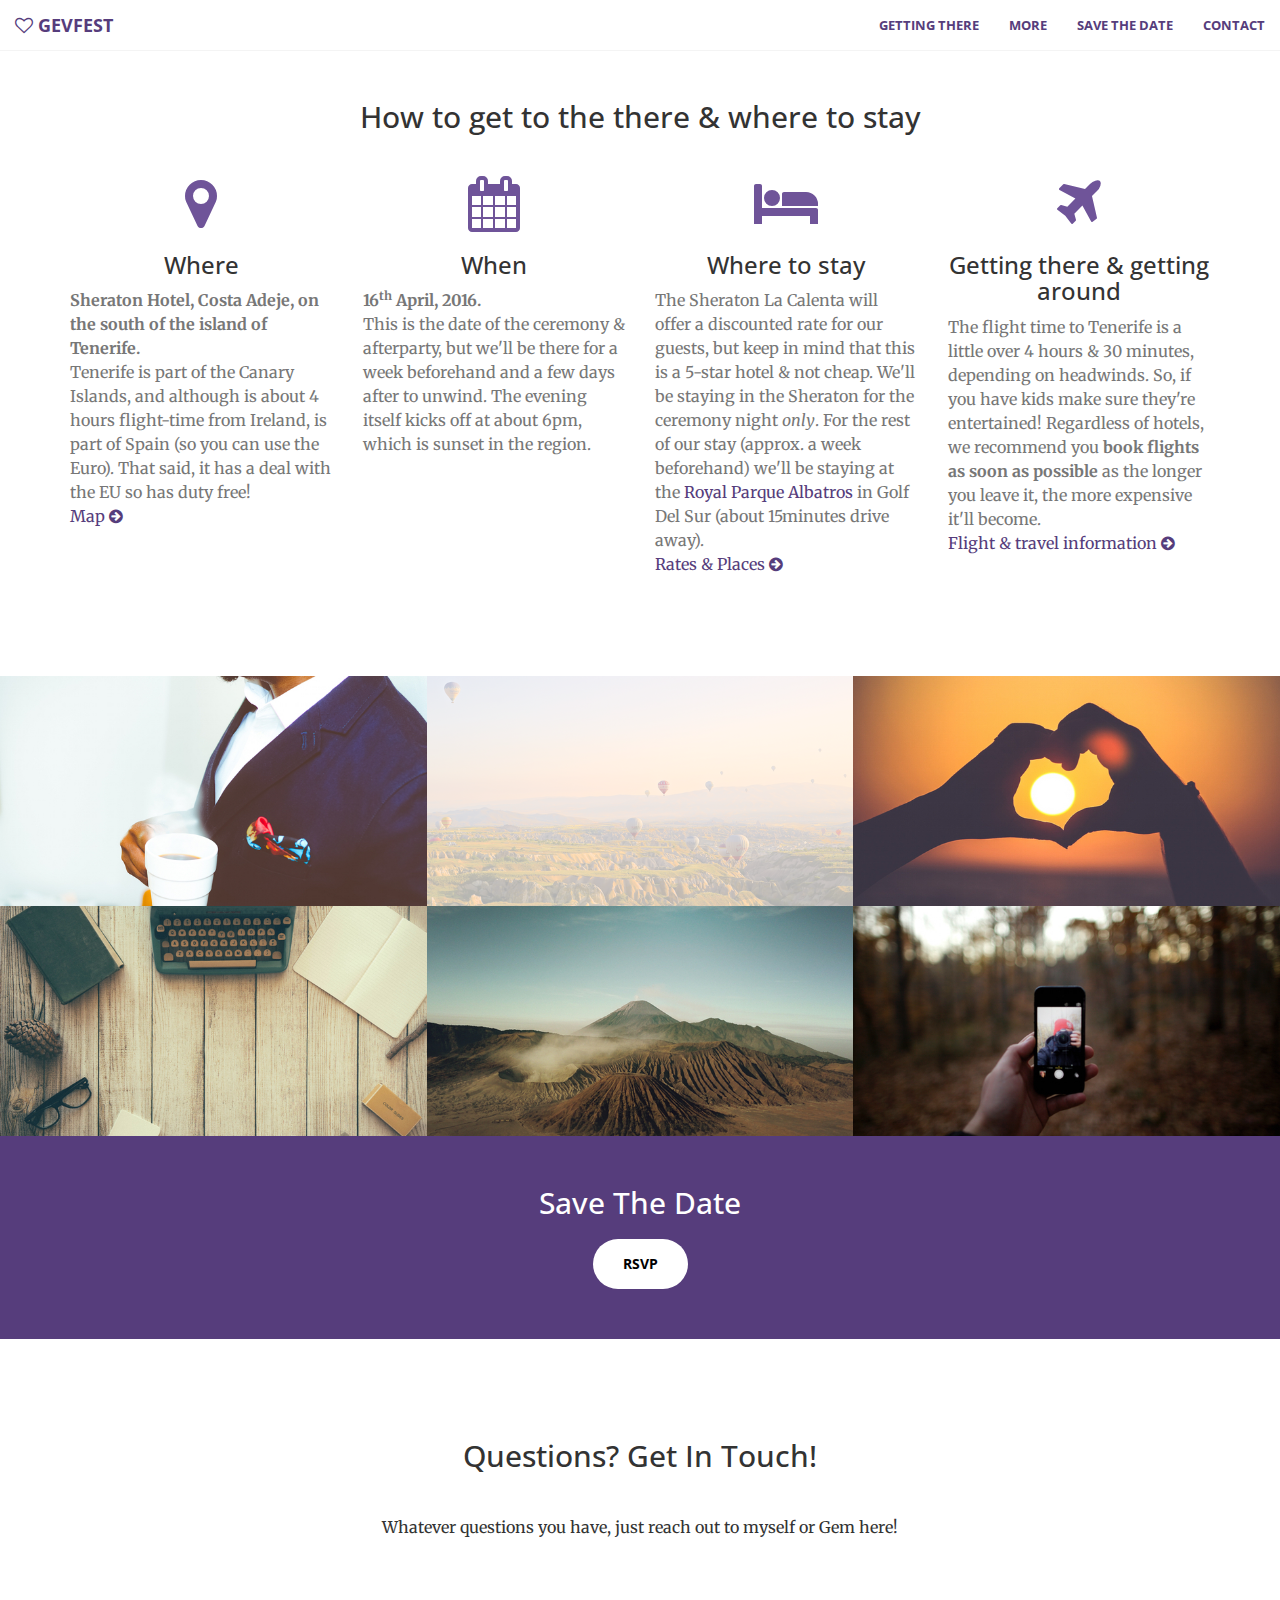
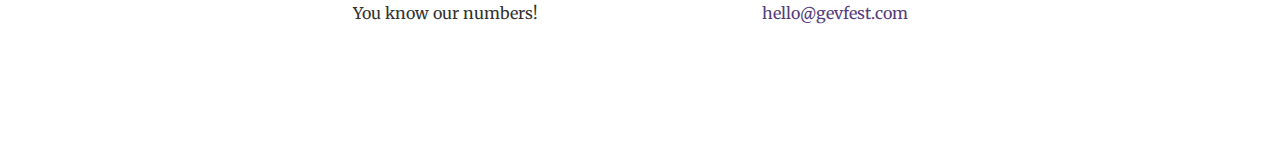
<file: getting-there/index.html>
<!DOCTYPE html>
<html lang="en">

<head>

    <meta charset="utf-8">
    <meta http-equiv="X-UA-Compatible" content="IE=edge">
    <meta name="viewport" content="width=device-width, initial-scale=1">
    <meta name="description" content="Kev & Gem's wedding site">
    <meta name="author" content="@kev_d">

    <title>Gevfest - Kevin & Gemma getting hitched 16-04-16</title>

    <!-- Bootstrap Core CSS -->
    <link rel="stylesheet" href="../css/bootstrap.min.css" type="text/css">

    <!-- Custom Fonts -->
    <link href='https://fonts.googleapis.com/css?family=Lato:400,700' rel='stylesheet' type='text/css'>
    <link href='http://fonts.googleapis.com/css?family=Open+Sans:300italic,400italic,600italic,700italic,800italic,400,300,600,700,800' rel='stylesheet' type='text/css'>
    <link href='http://fonts.googleapis.com/css?family=Merriweather:400,300,300italic,400italic,700,700italic,900,900italic' rel='stylesheet' type='text/css'>
    <link rel="stylesheet" href="../font-awesome/css/font-awesome.min.css" type="text/css">

    <!-- Plugin CSS -->
    <link rel="stylesheet" href="../css/animate.min.css" type="text/css">

    <!-- Custom CSS -->
    <link rel="stylesheet" href="../css/creative.css" type="text/css">

    <!-- HTML5 Shim and Respond.js IE8 support of HTML5 elements and media queries -->
    <!-- WARNING: Respond.js doesn't work if you view the page via file:// -->
    <!--[if lt IE 9]>
        <script src="https://oss.maxcdn.com/libs/html5shiv/3.7.0/html5shiv.js"></script>
        <script src="https://oss.maxcdn.com/libs/respond.js/1.4.2/respond.min.js"></script>
    <![endif]-->

</head>

<body id="page-top">

    <nav id="mainNav" class="navbar navbar-fixed-top navbar-other-pages">
        <div class="container-fluid">
            <!-- Brand and toggle get grouped for better mobile display -->
            <div class="navbar-header">
                <button type="button" class="navbar-toggle collapsed" data-toggle="collapse" data-target="#bs-example-navbar-collapse-1">
                    <span class="sr-only">Toggle navigation</span>
                    <span class="icon-bar"></span>
                    <span class="icon-bar"></span>
                    <span class="icon-bar"></span>
                </button>
                <a class="navbar-brand page-scroll" href="../index.html"><i class="fa fa-heart-o"></i> Gevfest</a>
            </div>

            <!-- Collect the nav links, forms, and other content for toggling -->
            <div class="collapse navbar-collapse" id="bs-example-navbar-collapse-1">
                <ul class="nav navbar-nav navbar-right">
                    <li>
                        <a class="page-scroll" href="#getting-there">Getting There</a>
                    </li>
                    <li>
                      <a class="#page-scroll" href="#attire">More</a>
                    </li>
                    <li>
                        <a class="page-scroll" href="#rsvp">Save The Date</a>
                    </li>
                    <li>
                        <a class="page-scroll" href="#contact">Contact</a>
                    </li>
                </ul>
            </div>
            <!-- /.navbar-collapse -->
        </div>
        <!-- /.container-fluid -->
    </nav>

        <section id="getting-there">
            <div class="container">
                <div class="row">
                    <div class="col-lg-12 text-center">
                        <h2 class="section-heading">How to get to the there & where to stay</h2>
                        <hr class="primary">
                    </div>
                </div>
            </div>
            <div class="container">
                <div class="row">
                    <div class="col-lg-3 col-md-6 text-center">
                        <div class="service-box-other">
                            <i class="fa fa-4x fa-map-marker wow bounceIn text-primary"></i>
                            <h3>Where</h3>
                            <p class="text-muted"><strong>Sheraton Hotel, Costa Adeje, on the south of the island of Tenerife.</strong><br /> Tenerife is part of the Canary Islands, and although is about 4 hours flight-time from Ireland, is part of Spain (so you can use the Euro). That said, it has a deal with the EU so has duty free!<br /><a data-toggle="modal" href="#myModal2">Map <i class="fa fa-arrow-circle-right wow bounceIn" data-wow-delay="1s"></i></a></p>
                        </div>
                    </div>

                    <div class="col-lg-3 col-md-6 text-center">
                        <div class="service-box-other">
                            <i class="fa fa-4x fa-calendar wow bounceIn text-primary" data-wow-delay=".1s"></i>
                            <h3>When</h3>
                            <p class="text-muted"><strong>16<sup>th</sup> April, 2016.</strong><br />This is the date of the ceremony & afterparty, but we'll be there for a week beforehand and a few days after to unwind. The evening itself kicks off at about 6pm, which is sunset in the region.</p>
                        </div>
                    </div>
                    <div class="col-lg-3 col-md-6 text-center">
                        <div class="service-box-other">
                            <i class="fa fa-4x fa-hotel wow bounceIn text-primary" data-wow-delay=".2s"></i>
                            <h3>Where to stay</h3>
                            <p class="text-muted">The Sheraton La Calenta will offer a discounted rate for our guests, but keep in mind that this is a 5-star hotel & not cheap. We'll be staying in the Sheraton for the ceremony night <em>only</em>. For the rest of our stay (approx. a week beforehand) we'll be staying at the <a href="http://royalparquealbatros.com/index.html">Royal Parque Albatros</a> in Golf Del Sur (about 15minutes drive away).<br /><a data-toggle="modal" href="#stay">Rates & Places <i class="fa fa-arrow-circle-right wow bounceIn" data-wow-delay="1s"></i></a></p>
                        </div>
                    </div>
                    <div class="col-lg-3 col-md-6 text-center">
                        <div class="service-box-other">
                            <i class="fa fa-4x fa-plane wow bounceIn text-primary" data-wow-delay=".3s"></i>
                            <h3>Getting there & getting around</h3>
                            <p class="text-muted">The flight time to Tenerife is a little over 4 hours & 30 minutes, depending on headwinds. So, if you have kids make sure they're entertained! Regardless of hotels, we recommend you <strong>book flights as soon as possible</strong> as the longer you leave it, the more expensive it'll become.<br /><a data-toggle="modal" href="#fly">Flight & travel information <i class="fa fa-arrow-circle-right wow bounceIn" data-wow-delay="1s"></i></a></p>
                        </div>
                    </div>
                </div>
            </div>
        </section>

    <section class="no-padding" id="attire">
        <div class="container-fluid">
            <div class="row no-gutter">
                <div class="col-lg-4 col-sm-6">
                  <a data-toggle="modal" href="#clothes" class="portfolio-box">
                        <img src="../img/portfolio/attire.jpg" class="img-responsive" alt="">
                        <div class="portfolio-box-caption">
                            <div class="portfolio-box-caption-content">
                                <div class="project-category text-faded">
                                    Attire
                                </div>
                                <div class="project-name">
                                    Light formal, with some added flair (it'll be sunny!). Click for more <i class="fa fa-arrow-circle-o-right"></i>.
                                </div>
                            </div>
                        </div>
                    </a>
                </div>
                <div class="col-lg-4 col-sm-6">
                    <a href="#" class="portfolio-box">
                        <img src="../img/portfolio/getting-there.jpg" class="img-responsive" alt="" style="opacity: 0.3;">
                        <div class="portfolio-box-caption">
                            <div class="portfolio-box-caption-content" style="opacity: 0.3;">
                                <div class="project-category text-faded">
                                    Getting There
                                </div>
                                <div class="project-name">
                                    By plane to Tenerife South airport. Aer Lingus & Ryanair fly direct from Cork & Dublin, but you might make a saving flying Iberia from Madrid connected from Dublin. Click for more <i class="fa fa-arrow-circle-o-right"></i>.
                                </div>
                            </div>
                        </div>
                    </a>
                </div>
                <div class="col-lg-4 col-sm-6">
                    <a data-toggle="modal" href="#story" class="portfolio-box">
                        <img src="../img/portfolio/our-story.jpg" class="img-responsive" alt="">
                        <div class="portfolio-box-caption">
                            <div class="portfolio-box-caption-content">
                                <div class="project-category text-faded">
                                    Our story
                                </div>
                                <div class="project-name">
                                    It all began in Xtra-Vision... Click for more <i class="fa fa-arrow-circle-o-right"></i>.
                                </div>
                            </div>
                        </div>
                    </a>
                </div>
                <div class="col-lg-4 col-sm-6">
                    <a href="/blog/" class="portfolio-box">
                        <img src="../img/portfolio/blog.jpg" class="img-responsive" alt="">
                        <div class="portfolio-box-caption">
                            <div class="portfolio-box-caption-content">
                                <div class="project-category text-faded">
                                    Blog
                                </div>
                                <div class="project-name">
                                    Updates & anecdotes written along the way... Coming soon!
                                </div>
                            </div>
                        </div>
                    </a>
                </div>
                <div class="col-lg-4 col-sm-6">
                    <a href="../tenerife/index.html" class="portfolio-box">
                        <img src="../img/portfolio/tenerife.jpg" class="img-responsive" alt="">
                        <div class="portfolio-box-caption">
                            <div class="portfolio-box-caption-content">
                                <div class="project-category text-faded">
                                    Tenerife
                                </div>
                                <div class="project-name">
                                    Things to do, sights to see, volcanoes & camels! Click for more <i class="fa fa-arrow-circle-o-right"></i>.
                                </div>
                            </div>
                        </div>
                    </a>
                </div>
                <div class="col-lg-4 col-sm-6">
                    <a href="#" class="portfolio-box">
                        <img src="../img/portfolio/gevfest-photos.jpg" class="img-responsive" alt="">
                        <div class="portfolio-box-caption">
                            <div class="portfolio-box-caption-content">
                                <div class="project-category text-faded">
                                    Photos at the wedding
                                </div>
                                <div class="project-name">
                                    While we'll have a formal wedding photographer, we're going to encourage everyone to take snaps and share them with the hashtag #gevfest, then we'll print a photobook of the best ones to share later.
                                </div>
                            </div>
                        </div>
                    </a>
                </div>
            </div>
        </div>
    </section>

    <aside class="bg-dark" id="rsvp">
        <div class="container text-center">
            <div class="call-to-action">
                <h2>Save The Date</h2>
                <a class="btn btn-primary btn-xl" data-toggle="modal" href="#myModal">RSVP</a><br>
            </div>
        </div>
    </aside>

    <section id="contact">
        <div class="container">
            <div class="row">
                <div class="col-lg-8 col-lg-offset-2 text-center">
                    <h2 class="section-heading">Questions? Get In Touch!</h2>
                    <hr class="primary">
                    <p>Whatever questions you have, just reach out to myself or Gem here!</p>
                </div>
                <div class="col-lg-4 col-lg-offset-2 text-center">
                    <i class="fa fa-phone fa-3x wow bounceIn"></i>
                    <p>You know our numbers!</p>
                </div>
                <div class="col-lg-4 text-center">
                    <i class="fa fa-envelope-o fa-3x wow bounceIn" data-wow-delay=".1s"></i>
                    <p><a href="mailto:hello@gevfest.com">hello@gevfest.com</a></p>
                </div>
            </div>
        </div>
    </section>

    <!-- jQuery -->
    <script src="../js/jquery.js"></script>

    <!-- Bootstrap Core JavaScript -->
    <script src="../js/bootstrap.min.js"></script>

    <!-- Plugin JavaScript -->
    <script src="../js/jquery.easing.min.js"></script>
    <script src="../js/jquery.fittext.js"></script>
    <script src="../js/wow.min.js"></script>

    <!-- Custom Theme JavaScript -->
    <script src="../js/creative.js"></script>

      <!-- Map Modal -->
    <div class="modal fade" id="myModal2" role="document">
      <div class="modal-dialog modal-lg">

        <!-- Modal content-->
        <div class="modal-content">
          <div class="modal-header">
            <button type="button" class="close" data-dismiss="modal">&times;</button>
            <h4 class="modal-title">Where to go</h4>
          </div>
          <div class="modal-body">
            <div class="col-md-4">
              <p>Hotel Sheraton,<br>Costa Adeje<br>Tenerife<br>Spain.</p>
              <p>Fly into the Southern airport to be closest.</p>
              <p>Golf Del Sur is the nearest town with reasonable prices (and it's quiet!).</p>
              <p>We'll have more details soon!</p>
            </div>
            <div class="col-md-8"><iframe src="https://www.google.com/maps/embed?pb=!1m18!1m12!1m3!1d3519.664782980659!2d-16.748353599999998!3d28.0957663!2m3!1f0!2f0!3f0!3m2!1i1024!2i768!4f13.1!3m3!1m2!1s0xc6a90b5496fa5bb%3A0x566ac4bf27b517fa!2sSheraton+La+Caleta+Resort+%26+Spa%2C+Costa+Adeje%2C+Tenerife!5e0!3m2!1sen!2sie!4v1444165919716" width="400" height="300" frameborder="0" style="border:0" allowfullscreen></iframe></div>
          </div>
          <div class="modal-footer">
            <button type="button" class="btn btn-default" data-dismiss="modal">Close</button>
          </div>
        </div>
      </div>
    </div>


      <!-- Start of Async HubSpot Analytics Code-->
        <script type="text/javascript">
          (function(d,s,i,r) {
            if (d.getElementById(i)){return;}
            var n=d.createElement(s),e=d.getElementsByTagName(s)[0];
            n.id=i;n.src='//js.hs-analytics.net/analytics/'+(Math.ceil(new Date()/r)*r)+'/209312.js';
            e.parentNode.insertBefore(n, e);
          })(document,"script","hs-analytics",300000);
        </script>
      <!-- End of Async HubSpot Analytics Code -->


      <!-- clobber Modal -->
    <div class="modal fade" id="clothes" role="document">
      <div class="modal-dialog modal-lg">

        <!-- Modal content-->
        <div class="modal-content">
          <div class="modal-header">
            <button type="button" class="close" data-dismiss="modal">&times;</button>
            <h4 class="modal-title">What to wear</h4>
          </div>
          <div class="modal-body">
              <p style="text-align: center;"><i class="fa fa-male fa-3x text-primary"></i></p>
              <p>Men should wear a suit. We're not expecting full black-tie, but smartly dressed with a nice shirt, jacket & accessory (cravat, tie, bowtie, pocket square).</p>
              <p style="text-align: center;"><i class="fa fa-female fa-3x text-primary"></i></p>
              <p>The ladies attending should wear something relatively formal but sun-friendly.</p>
              <p style="text-align: center;"><i class="fa fa-group fa-3x text-primary"></i></p>
              <p>Note that the ceremony takes place in the evening and will be outdoors. In the unlikely event in bad weather, we'll be in a nice space next to the green we'd be at anyway. While the weather is typically quite warm (compared to Ireland, anyway!) the evening will get cool as time passes. That said, we will be moving indoors at midnight. <strong>Also note that the colour scheme for the wedding is purple and yellow</strong>. Though you probably guessed that from the site.</p>
          </div>
          <div class="modal-footer">
            <button type="button" class="btn btn-default" data-dismiss="modal">Close</button>
          </div>
        </div>
      </div>
    </div>

            <!-- story Modal -->
          <div class="modal fade" id="story" role="document">
            <div class="modal-dialog modal-lg">

              <!-- Modal content-->
              <div class="modal-content">
                <div class="modal-header">
                  <button type="button" class="close" data-dismiss="modal">&times;</button>
                  <h4 class="modal-title">Our story</h4>
                </div>
                <div class="modal-body">
                    <p><i class="fa fa-film text-primary"></i> Over nine years ago we met in the mold-stained humidity of Xtra-Vision. Kevin had already worked there at one point in a part-time stint over a year or so. Since leaving to work elsewhere, Gemma joined the company. Love didn't really blossom but both became friends in Xtra-Vision, regularly doing late shifts serving the good people of Finglas their returns following accidental "<em>reading film</em>" forays. Not long after Kevin's re-entry to the magical world of selling drug dealers two phones at a time, Gemma was promoted to management. One of her first tasks was to clean the floor. She asked Kevin to hoover when he had a chance. Kevin's version of the story is that he didn't do it, leaving Gemma confused as to what to do. Gemma's version is that Kevin did this in a huff. The debate rages on...</p>
                    <p>Time passed on and as Gemma & Kevin became better friends they eventually formed a strong relationship. The early years were fun primarily because there was a whole <em>will-they, won't-they</em> secret discussion among colleagues. If anything, this was an impetus to keep the relationship going. And go, it did.</p>
                    <p>Some time passed when the fledgling couple went on a holiday with friends to Turkey. This was a test for the relationship because it was our first time to do such a thing. A few days into the 10-day holiday Kevin contracted a crippling illness brought about by street food. Days of sickness left Kevin many lbs lighter, but Gemma continued her holiday blissfully. At the end of the holiday, Kevin had to pack Gemma's bags for her after a night out at 5am left her incapacited before the flight.</p>
                    <p>As the years rolled on, we become stronger, closer and better as a couple. But one thing kept the bond stronger than any other thing could have. <em>Toast</em>. Kevin is about as sarcastic as a human can be, and this spills into regular conversation. "<em>Kevin, would you like to go to a restaurant tonight?</em>" "No." This means yes, with lots of enthusiasm. So Gemma invented a phrase that kept the relatinship alive. 'Toast' is the word she says to make Kevin revert form his natural state of ultimate sarcasm, and say what he means.</p>
                    <p style="text-align: center;"><i class="fa fa-2x fa-diamond wow bounceIn text-primary" data-wow-delay=".1s"></i></p>
                    <p>After many years, in 2014, Kevin flew Gemma to Boston & New York for a holiday after his annual work conference. Don't go to Boston on holiday, it's incredibly boring. New York, however, is great. And it was midweek during our holiday that Kevin popped the question in Time Square in the most awkward manner possible. You can hear the full story at the ceremony after we've had some wine. But it's funny.</p>
                    <p>What we're trying to say is that we've had nearly a decade of stories to share. Some funny, some lovely, some utterly baffling. And that's why, in 2016, we're going to get married. That, and Kevin keeps talking about his taxes. <i class="fa fa-heart wow bounceIn text-primary"></i></p>
                </div>
                <div class="modal-footer">
                  <button type="button" class="btn btn-default" data-dismiss="modal">Close</button>
                </div>
              </div>
            </div>
          </div>

      <!-- fly Modal -->
    <div class="modal fade" id="fly" role="document">
      <div class="modal-dialog modal-lg">

        <!-- Modal content-->
        <div class="modal-content">
          <div class="modal-header">
            <button type="button" class="close" data-dismiss="modal">&times;</button>
            <h4 class="modal-title">Flights & getting around</h4>
          </div>
          <div class="modal-body">
            <div class="col-md-12">
              <p><i class="fa fa-3x fa-plane text-primary"></i> The airport you want to fly into is <a href="http://www.aena.es/csee/Satellite/Aeropuerto-Tenerife-Sur/en/Home.html">Aeropuerto Reina Sofia</a> (Tenerife Sur). There is another airport in the northern part of the island - but it's a long drive from there to Adeje & surrounding areas!</p>
              <p>Both Ryanair & Aer Lingus fly into Tenerife from Dublin & Cork. For Ryanair, you can book on <a href="http://ryanair.ie">their website</a> or via <a href="https://www.google.ie/flights/#search;f=DUB;t=TFS;d=2016-04-11;r=2016-04-17;a=EI,FR">Google Flights</a>. For Aer Lingus, you can use <a href="http://new.aerlingus.com">their website</a> (their flights haven't yet gotten into Google's systems as the route is new). Note that the return leg can be a bit of a <em>party bus</em> as it departs in the evening. If you can, I suggest upgrading your Ryanair seats to the front section of the aircraft, especially if you've got kids. Otherwise just book Aer Lingus, which is more expensive.</p>
              <p><i class="fa fa-3x fa-car text-primary"></i> Most areas are served by bus routes. Dubliners will complain about the times served by the buses & lack of information. Cork people will herald the service as the future of transport. That said, car rental is cheap & easy. Most car rental companies are just inside the airport, but we recommend you book ahead of time. We used <a href="http://www.arcarhire.com/car-hire/car-hire.php">AutoReisen</a> car hire in the past. It's cheaper than other services and easy to use. Also note that taxis are readily available nearly everywhere and reasonably priced.</p>
            </div>
          </div>
          <div class="modal-footer">
            <button type="button" class="btn btn-default" data-dismiss="modal">Close</button>
          </div>
        </div>
      </div>
    </div>

      <!-- stay Modal -->
    <div class="modal fade" id="stay" role="document">
      <div class="modal-dialog modal-lg">

        <!-- Modal content-->
        <div class="modal-content">
          <div class="modal-header">
            <button type="button" class="close" data-dismiss="modal">&times;</button>
            <h4 class="modal-title">Booking your accommodation</h4>
          </div>
          <div class="modal-body">
              <p>We recommend booking accomodation & flights <strong>now</strong>, as the prices are rising.<p>
              <p>Adeje is on the south coast of Tenerife, and is next to Los Cristianos & Las Americas. Las Americas is the busiest area of the island with bars, restaurants & lots of tourists. It also bizarrely has a Hard Rock Cafe the size of a cruise ship for no discernable reason. Los Cristianos is a little quieter, but still a tourist destination. Costa Adeje is quieter in most regards but more expensive to stay in. A walk from Adeje to Las Americas is about 40mins and there's a beautiful coastal route to pub crawl on!</p>
              <p>For the week leading up to the wedding, we will be staying in <a href="http://royalparquealbatros.com/index.html">Royal Park Albatros</a>. It's a typical Spanish villas style place. It's quiet & has a regular bus to Adeje and surrounding areas. Mainly, though, it's a lot cheaper than Adeje. The wedding parties will be staying here for a week (Monday to Monday). Rates are <a style="font-color:#563d7c">€37.59 per night</a>.</p>
              <p>We've also stayed with <a href="https://www.airbnb.ie/s/Costa-Adeje--Spain?guests=&ss_id=aizjoyyf">Airbnb providers</a>. These provide full apartments with lots of amenities in the area, and are typically not as expensive as hotels. Before booking, we recommend you look up the area in Trip Advisor first to ensure it's not too busy/quiet, kid-friendly, etc. depending on your preference. If you need help or advise, just contact us as we've been there a few times & know people who live there!</p>
              <p>Finally, you can also stay with our lovely 5-star venue, the <a href="htt://www.sheratonlacaleta.com/en">Sheraton La Caleta</a> Hotel. There is a special rate for rooms given to wedding guests, below:<br>
                <ul><li>Deluxe room (double for single use): € 101,65 / night</li>
                  <li>Deluxe room (double use):  € 139,10 / night</li>
                  <li>Superior room (double for single use):  € 123,05 / night</li>
                  <li>Superior room (double use): € 160,50 / night</li>
                  <li>Premium room (double for single use):  € 144,45 / night</li>
                  <li>Premium room (double use):  € 181,90 / night</li></u;></p>
              <p><strong>Important:</strong> While accommodation is obviously important for the stay, booking your flights as far ahead of time is nearly vital to getting a good price. We've a guide on this on the page if you close out of this modal window! We'll update this section with more information later.</p>
          </div>
          <div class="modal-footer">
            <button type="button" class="btn btn-default" data-dismiss="modal">Close</button>
          </div>
        </div>
      </div>
    </div>

      <!-- Map Modal -->
    <div class="modal fade" id="myModal2" role="document">
      <div class="modal-dialog modal-lg">

        <!-- Modal content-->
        <div class="modal-content">
          <div class="modal-header">
            <button type="button" class="close" data-dismiss="modal">&times;</button>
            <h4 class="modal-title">Where to go</h4>
          </div>
          <div class="modal-body">
            <div class="col-md-4">
              <p>Hotel Sheraton,<br>Costa Adeje<br>Tenerife<br>Spain.</p>
              <p>Fly into the Southern airport to be closest.</p>
              <p>Golf Del Sur is the nearest town with reasonable prices (and it's quiet!).</p>
              <p>We'll have more details soon!</p>
            </div>
            <div class="col-md-8"><iframe src="https://www.google.com/maps/embed?pb=!1m18!1m12!1m3!1d3519.664782980659!2d-16.748353599999998!3d28.0957663!2m3!1f0!2f0!3f0!3m2!1i1024!2i768!4f13.1!3m3!1m2!1s0xc6a90b5496fa5bb%3A0x566ac4bf27b517fa!2sSheraton+La+Caleta+Resort+%26+Spa%2C+Costa+Adeje%2C+Tenerife!5e0!3m2!1sen!2sie!4v1444165919716" width="400" height="300" frameborder="0" style="border:0" allowfullscreen></iframe></div>
          </div>
          <div class="modal-footer">
            <button type="button" class="btn btn-default" data-dismiss="modal">Close</button>
          </div>
        </div>
      </div>
    </div>

    <!-- RSVP Modal -->
  <div class="modal fade" id="myModal" role="dialog">
    <div class="modal-dialog">

      <!-- Modal content-->
      <div class="modal-content">
        <div class="modal-header">
          <button type="button" class="close" data-dismiss="modal">&times;</button>
          <h4 class="modal-title">RSVP form</h4>
        </div>
        <div class="modal-body">
          <script charset="utf-8" type="text/javascript" src="http://js.hsforms.net/forms/v2.js"></script>
<script>
  hbspt.forms.create({
    portalId: '209312',
    formId: '70a749ad-36c1-41c8-9236-06bf74089f88'
  });
</script>

        <div class="modal-footer">
          <button type="button" class="btn btn-default" data-dismiss="modal">Close</button>
        </div>
      </div>
    </div>
  </div>

  <!-- clobber Modal -->
<div class="modal fade" id="clothes" role="document">
  <div class="modal-dialog modal-lg">

    <!-- Modal content-->
    <div class="modal-content">
      <div class="modal-header">
        <button type="button" class="close" data-dismiss="modal">&times;</button>
        <h4 class="modal-title">What to wear</h4>
      </div>
      <div class="modal-body">
          <p style="text-align: center;"><i class="fa fa-male fa-3x text-primary"></i></p>
          <p>Men should wear a suit. We're not expecting full black-tie, but smartly dressed with a nice shirt, jacket & accessory (cravat, tie, bowtie, pocket square).</p>
          <p style="text-align: center;"><i class="fa fa-female fa-3x text-primary"></i></p>
          <p>The ladies attending should wear something relatively formal but sun-friendly. Heavy dresses & jackets might not mix with the hot weather during the day. The ceremony will take place outside in the evening to help, but we suspect during the ceremony itself you won't need to wrap up much!</p>
          <p style="text-align: center;"><i class="fa fa-group fa-3x text-primary"></i></p>
          <p>We don't expect people to buy lots of clothes for this at all. Just bring your best clobber and be fancy for an evening. Also note that the ceremony takes place in the evening and will be outdoors. In the unlikely event in bad weather, we'll be in a nice space next to the green we'd be at anyway. While the weather is typically quite warm (compared to Ireland, anyway!) the evening will get cold as time passes. That said, we will be moving indoors at midnight. <strong>Also note that the colour scheme for the wedding is purple and yellow</strong>. Though you probably guessed that from the site.</p>
      </div>
      <div class="modal-footer">
        <button type="button" class="btn btn-default" data-dismiss="modal">Close</button>
      </div>
    </div>
  </div>
</div>

    <script>
      function launch_modal(id) {
         // Hide all modals using class if required.
         $('.modal').modal('hide');
         $('#'+id).modal('show');
      }
    </script>

</body>

</html>
</file>
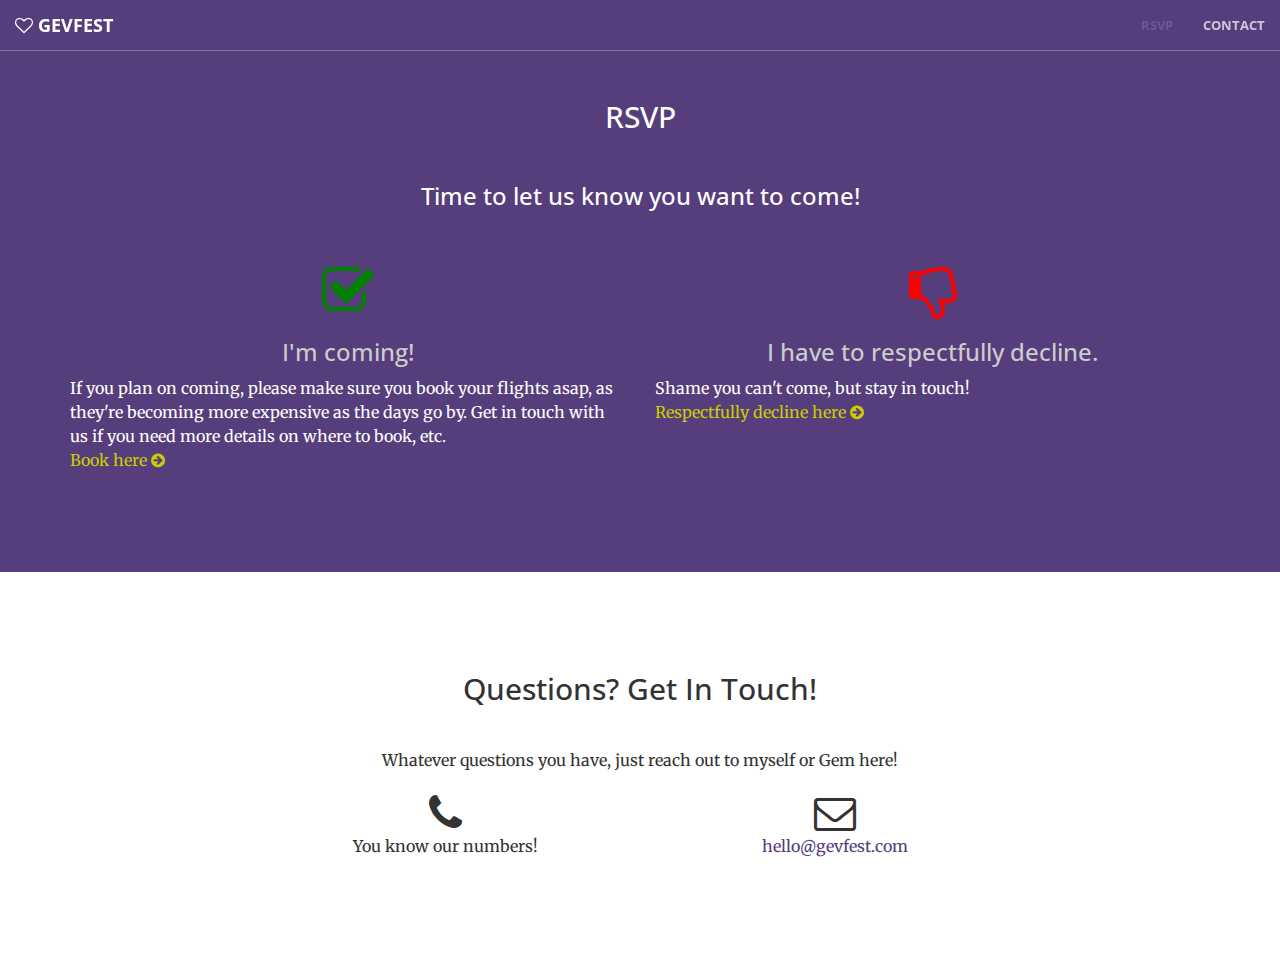
<file: rsvp/index.html>
<!DOCTYPE html>
<html lang="en">

<head>

    <meta charset="utf-8">
    <meta http-equiv="X-UA-Compatible" content="IE=edge">
    <meta name="viewport" content="width=device-width, initial-scale=1">
    <meta name="description" content="Kev & Gem's wedding site">
    <meta name="author" content="@kev_d">

    <title>Gevfest - Kevin & Gemma getting hitched 16-04-16</title>

    <!-- Bootstrap Core CSS -->
    <link rel="stylesheet" href="../css/bootstrap.min.css" type="text/css">

    <!-- Custom Fonts -->
    <link href='https://fonts.googleapis.com/css?family=Lato:400,700' rel='stylesheet' type='text/css'>
    <link href='http://fonts.googleapis.com/css?family=Open+Sans:300italic,400italic,600italic,700italic,800italic,400,300,600,700,800' rel='stylesheet' type='text/css'>
    <link href='http://fonts.googleapis.com/css?family=Merriweather:400,300,300italic,400italic,700,700italic,900,900italic' rel='stylesheet' type='text/css'>
    <link rel="stylesheet" href="../font-awesome/css/font-awesome.min.css" type="text/css">

    <!-- Plugin CSS -->
    <link rel="stylesheet" href="../css/animate.min.css" type="text/css">

    <!-- Custom CSS -->
    <link rel="stylesheet" href="../css/creative.css" type="text/css">

    <!-- HTML5 Shim and Respond.js IE8 support of HTML5 elements and media queries -->
    <!-- WARNING: Respond.js doesn't work if you view the page via file:// -->
    <!--[if lt IE 9]>
        <script src="https://oss.maxcdn.com/libs/html5shiv/3.7.0/html5shiv.js"></script>
        <script src="https://oss.maxcdn.com/libs/respond.js/1.4.2/respond.min.js"></script>
    <![endif]-->

</head>

<body id="page-top">

    <nav id="mainNav" class="navbar navbar-default navbar-fixed-top">
        <div class="container-fluid">
            <!-- Brand and toggle get grouped for better mobile display -->
            <div class="navbar-header">
                <button type="button" class="navbar-toggle collapsed" data-toggle="collapse" data-target="#bs-example-navbar-collapse-1">
                    <span class="sr-only">Toggle navigation</span>
                    <span class="icon-bar"></span>
                    <span class="icon-bar"></span>
                    <span class="icon-bar"></span>
                </button>
                <a class="navbar-brand page-scroll" href="../index.html"><i class="fa fa-heart-o"></i> Gevfest</a>
            </div>

            <!-- Collect the nav links, forms, and other content for toggling -->
            <div class="collapse navbar-collapse" id="bs-example-navbar-collapse-1">
                <ul class="nav navbar-nav navbar-right">
                    <li>
                        <a class="page-scroll" href="#RSVP">RSVP</a>
                    </li>
                    <li>
                      <a class="#page-scroll" href="#contact">Contact</a>
                    </li>
                </ul>
            </div>
            <!-- /.navbar-collapse -->
        </div>
        <!-- /.container-fluid -->
    </nav>

    <section class="bg-dark" id="RSVP">
      <div class="container">
          <div class="row">
              <div class="col-lg-12 text-center">
                  <h2 class="section-heading">RSVP</h2><br>
                  <h3>Time to let us know you want to come!</h2>
                    <p>&nbsp;</p>
              </div>
          </div>
      </div>
      <div class="container">
          <div class="row">
              <div class="col-lg-6 col-md-6 text-center">
                  <div class="service-box-dark">
                      <i class="fa fa-4x fa-check-square-o wow bounceIn" style="color: #008000;" data-wow-delay=".1s"></i>
                      <h3 style="color: #ccc;">I'm coming!</h3>
                      <p>If you plan on coming, please make sure you book your flights asap, as they're becoming more expensive as the days go by. Get in touch with us if you need more details on where to book, etc.<br /><a data-toggle="modal" href="#rsvpyes">Book here <i class="fa fa-arrow-circle-right wow bounceIn" data-wow-delay="1s"></i></a></p>
                  </div>
              </div>

              <div class="col-lg-6 col-md-6 text-center">
                  <div class="service-box-dark">
                      <i class="fa fa-4x fa-thumbs-o-down wow bounceIn" style="color: #ff0000;" data-wow-delay=".1s"></i>
                      <h3 style="color: #ccc;">I have to respectfully decline.</h3>
                      <p>Shame you can't come, but stay in touch!<br /><a data-toggle="modal" href="#rsvpno">Respectfully decline here <i class="fa fa-arrow-circle-right wow bounceIn" data-wow-delay="1s"></i></a></p>
                  </div>
              </div>
          </div>
      </div>
    </section>


    <section id="contact">
        <div class="container">
            <div class="row">
                <div class="col-lg-8 col-lg-offset-2 text-center">
                    <h2 class="section-heading">Questions? Get In Touch!</h2>
                    <hr class="primary">
                    <p>Whatever questions you have, just reach out to myself or Gem here!</p>
                </div>
                <div class="col-lg-4 col-lg-offset-2 text-center">
                    <i class="fa fa-phone fa-3x wow bounceIn"></i>
                    <p>You know our numbers!</p>
                </div>
                <div class="col-lg-4 text-center">
                    <i class="fa fa-envelope-o fa-3x wow bounceIn" data-wow-delay=".1s"></i>
                    <p><a href="mailto:hello@gevfest.com">hello@gevfest.com</a></p>
                </div>
            </div>
        </div>
    </section>

    <!-- jQuery -->
    <script src="../js/jquery.js"></script>

    <!-- Bootstrap Core JavaScript -->
    <script src="../js/bootstrap.min.js"></script>

    <!-- Plugin JavaScript -->
    <script src="../js/jquery.easing.min.js"></script>
    <script src="../js/jquery.fittext.js"></script>
    <script src="../js/wow.min.js"></script>

    <!-- Custom Theme JavaScript -->
    <script src="../js/creative.js"></script>

    <!-- clobber Modal -->
  <div class="modal fade" id="rsvpyes" role="document">
    <div class="modal-dialog modal-lg">
    <!-- Modal content-->
    <div class="modal-content">
      <div class="modal-header">
        <button type="button" class="close" data-dismiss="modal">&times;</button>
        <h4 class="modal-title">Register your attendance</h4>
      </div>
      <div class="modal-body">
          <p style="text-align: center;">
<script charset="utf-8" type="text/javascript" src="http://js.hsforms.net/forms/v2.js"></script>
<script>
  hbspt.forms.create({
    portalId: '209312',
    formId: '910f8cb9-7b50-4fa8-9e76-4e456dece5e9'
  });
</script>
</p>
      </div>
      <div class="modal-footer">
        <button type="button" class="btn btn-default" data-dismiss="modal">Close</button>
      </div>
    </div>
  </div>
</div>


    <!-- clobber Modal -->
  <div class="modal fade" id="rsvpno" role="document">
    <div class="modal-dialog modal-lg">
    <!-- Modal content-->
    <div class="modal-content">
      <div class="modal-header">
        <button type="button" class="close" data-dismiss="modal">&times;</button>
        <h4 class="modal-title">Respectfully decline</h4>
      </div>
      <div class="modal-body">
          <p style="text-align: center;">
<script charset="utf-8" type="text/javascript" src="http://js.hsforms.net/forms/v2.js"></script>
<script>
  hbspt.forms.create({
    portalId: '209312',
    formId: '68c174b3-163f-4653-a0aa-6c49f172bbcd'
  });
</script>
</p>
      </div>
      <div class="modal-footer">
        <button type="button" class="btn btn-default" data-dismiss="modal">Close</button>
      </div>
    </div>
  </div>
</div>

    <script>
      function launch_modal(id) {
         // Hide all modals using class if required.
         $('.modal').modal('hide');
         $('#'+id).modal('show');
      }
    </script>

          <!-- Start of Async HubSpot Analytics Code-->
            <script type="text/javascript">
              (function(d,s,i,r) {
                if (d.getElementById(i)){return;}
                var n=d.createElement(s),e=d.getElementsByTagName(s)[0];
                n.id=i;n.src='//js.hs-analytics.net/analytics/'+(Math.ceil(new Date()/r)*r)+'/209312.js';
                e.parentNode.insertBefore(n, e);
              })(document,"script","hs-analytics",300000);
            </script>
          <!-- End of Async HubSpot Analytics Code -->
</body>

</html>
</file>
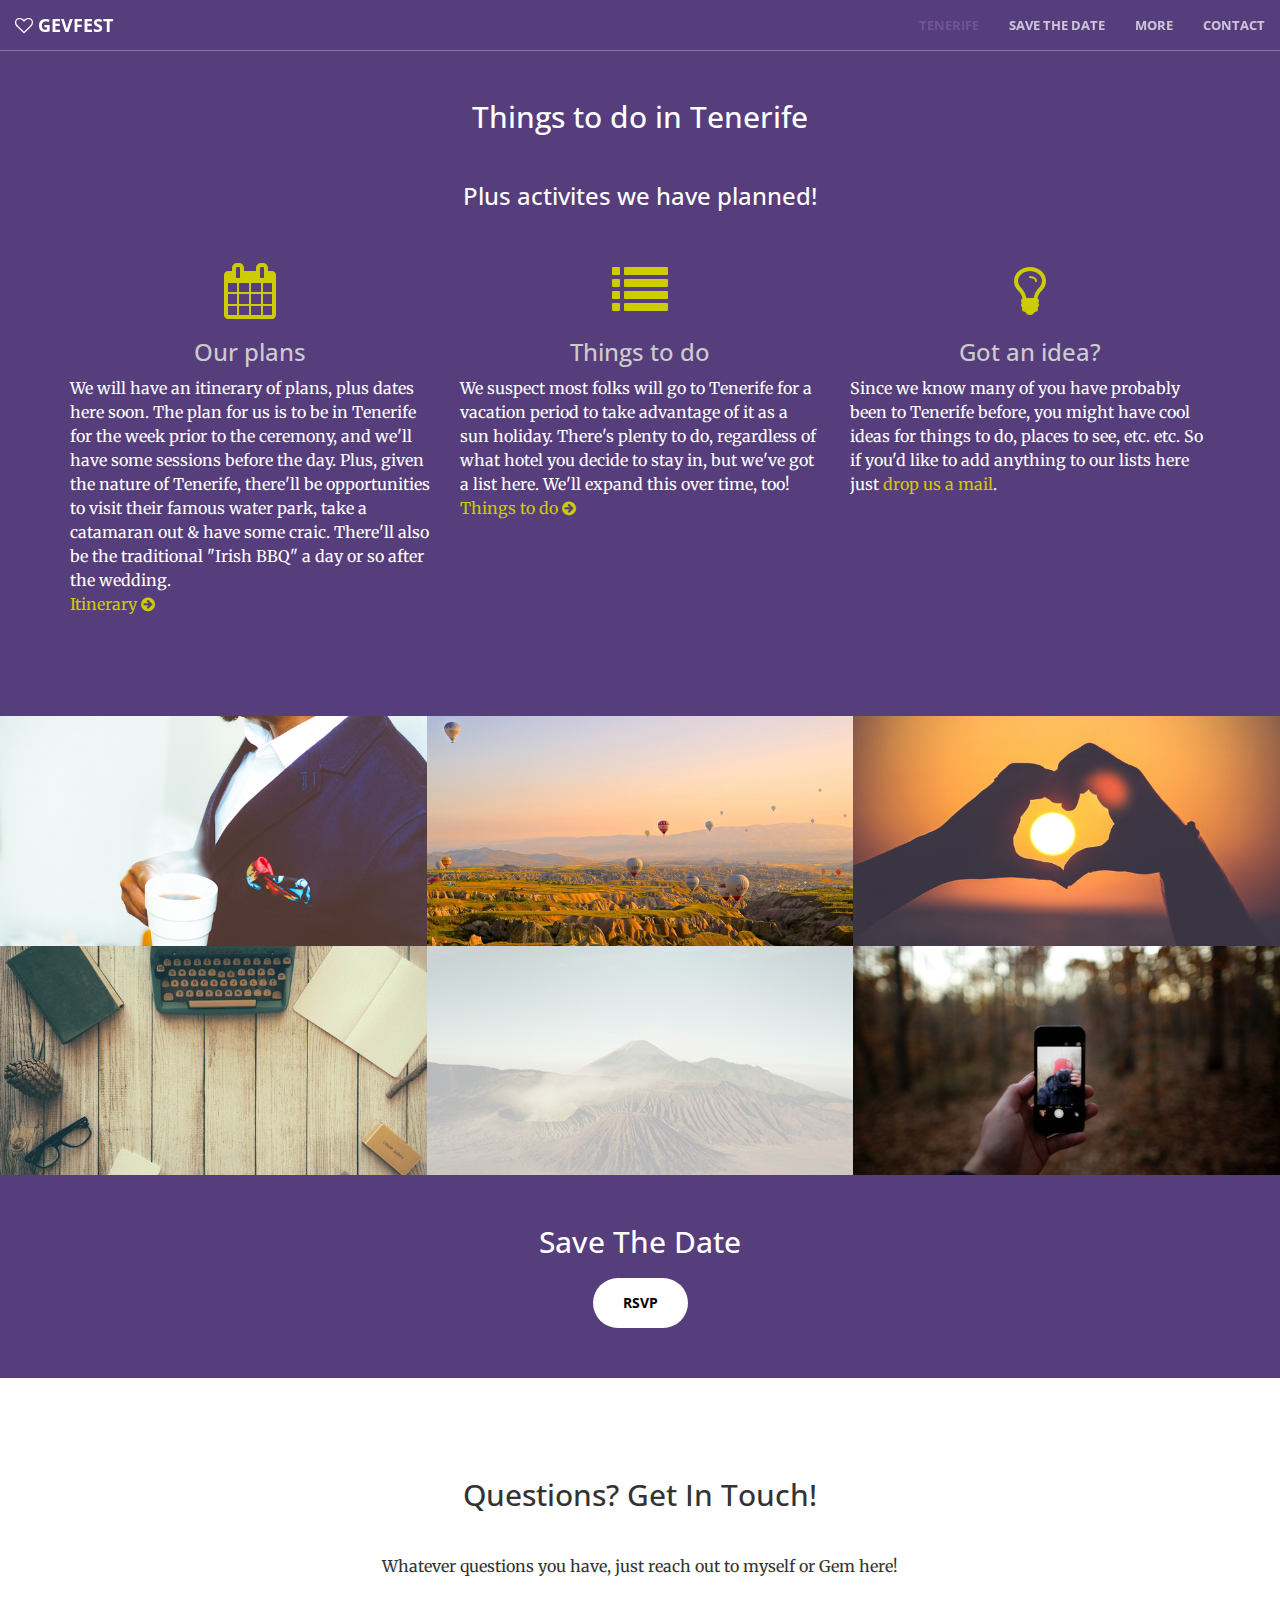
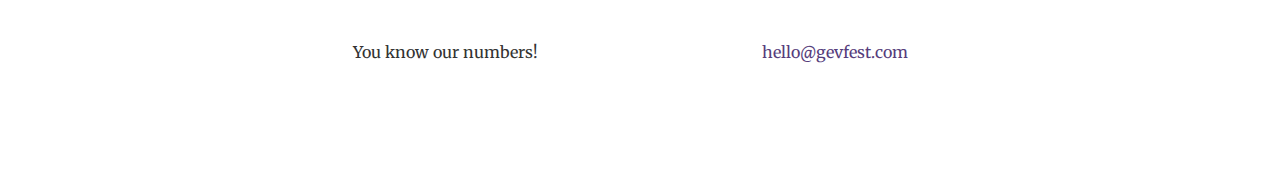
<file: tenerife/index.html>
<!DOCTYPE html>
<html lang="en">

<head>

    <meta charset="utf-8">
    <meta http-equiv="X-UA-Compatible" content="IE=edge">
    <meta name="viewport" content="width=device-width, initial-scale=1">
    <meta name="description" content="Kev & Gem's wedding site">
    <meta name="author" content="@kev_d">

    <title>Gevfest - Kevin & Gemma getting hitched 16-04-16</title>

    <!-- Bootstrap Core CSS -->
    <link rel="stylesheet" href="../css/bootstrap.min.css" type="text/css">

    <!-- Custom Fonts -->
    <link href='https://fonts.googleapis.com/css?family=Lato:400,700' rel='stylesheet' type='text/css'>
    <link href='http://fonts.googleapis.com/css?family=Open+Sans:300italic,400italic,600italic,700italic,800italic,400,300,600,700,800' rel='stylesheet' type='text/css'>
    <link href='http://fonts.googleapis.com/css?family=Merriweather:400,300,300italic,400italic,700,700italic,900,900italic' rel='stylesheet' type='text/css'>
    <link rel="stylesheet" href="../font-awesome/css/font-awesome.min.css" type="text/css">

    <!-- Plugin CSS -->
    <link rel="stylesheet" href="../css/animate.min.css" type="text/css">

    <!-- Custom CSS -->
    <link rel="stylesheet" href="../css/creative.css" type="text/css">

    <!-- HTML5 Shim and Respond.js IE8 support of HTML5 elements and media queries -->
    <!-- WARNING: Respond.js doesn't work if you view the page via file:// -->
    <!--[if lt IE 9]>
        <script src="https://oss.maxcdn.com/libs/html5shiv/3.7.0/html5shiv.js"></script>
        <script src="https://oss.maxcdn.com/libs/respond.js/1.4.2/respond.min.js"></script>
    <![endif]-->

</head>

<body id="page-top">

    <nav id="mainNav" class="navbar navbar-default navbar-fixed-top">
        <div class="container-fluid">
            <!-- Brand and toggle get grouped for better mobile display -->
            <div class="navbar-header">
                <button type="button" class="navbar-toggle collapsed" data-toggle="collapse" data-target="#bs-example-navbar-collapse-1">
                    <span class="sr-only">Toggle navigation</span>
                    <span class="icon-bar"></span>
                    <span class="icon-bar"></span>
                    <span class="icon-bar"></span>
                </button>
                <a class="navbar-brand page-scroll" href="../index.html"><i class="fa fa-heart-o"></i> Gevfest</a>
            </div>

            <!-- Collect the nav links, forms, and other content for toggling -->
            <div class="collapse navbar-collapse" id="bs-example-navbar-collapse-1">
                <ul class="nav navbar-nav navbar-right">
                    <li>
                        <a class="page-scroll" href="#tenerife">Tenerife</a>
                    </li>
                    <li>
                        <a class="page-scroll" href="#rsvp">Save The Date</a>
                    </li>
                    <li>
                        <a class="page-scroll" href="#attire">More</a>
                    </li>
                    <li>
                      <a class="#page-scroll" href="#contact">Contact</a>
                    </li>
                </ul>
            </div>
            <!-- /.navbar-collapse -->
        </div>
        <!-- /.container-fluid -->
    </nav>

    <section class="bg-dark" id="tenerife">
      <div class="container">
          <div class="row">
              <div class="col-lg-12 text-center">
                  <h2 class="section-heading">Things to do in Tenerife</h2><br>
                  <h3>Plus activites we have planned!</h2>
                    <p>&nbsp;</p>
              </div>
          </div>
      </div>
      <div class="container">
          <div class="row">
              <div class="col-lg-4 col-md-6 text-center">
                  <div class="service-box-dark">
                      <i class="fa fa-4x fa-calendar wow bounceIn" style="color: #cccc00;" data-wow-delay=".1s"></i>
                      <h3 style="color: #ccc;">Our plans</h3>
                      <p>We will have an itinerary of plans, plus dates here soon. The plan for us is to be in Tenerife for the week prior to the ceremony, and we'll have some sessions before the day. Plus, given the nature of Tenerife, there'll be opportunities to visit their famous water park, take a catamaran out & have some craic. There'll also be the traditional "Irish BBQ" a day or so after the wedding.<br /><a data-toggle="modal" href="#itinerary">Itinerary <i class="fa fa-arrow-circle-right wow bounceIn" data-wow-delay="1s"></i></a></p>
                  </div>
              </div>

              <div class="col-lg-4 col-md-6 text-center">
                  <div class="service-box-dark">
                      <i class="fa fa-4x fa-list wow bounceIn" style="color: #cccc00;" data-wow-delay=".1s"></i>
                      <h3 style="color: #ccc;">Things to do</h3>
                      <p>We suspect most folks will go to Tenerife for a vacation period to take advantage of it as a sun holiday. There's plenty to do, regardless of what hotel you decide to stay in, but we've got a list here. We'll expand this over time, too! <br /><a data-toggle="modal" href="#todo">Things to do <i class="fa fa-arrow-circle-right wow bounceIn" data-wow-delay="1s"></i></a></p>
                  </div>
              </div>
              <div class="col-lg-4 col-md-6 text-center">
                  <div class="service-box-dark">
                      <i class="fa fa-4x fa-lightbulb-o wow bounceIn text-primary" style="color: #cccc00;" data-wow-delay=".2s"></i>
                      <h3 style="color: #ccc;">Got an idea?</h3>
                      <p>Since we know many of you have probably been to Tenerife before, you might have cool ideas for things to do, places to see, etc. etc. So if you'd like to add anything to our lists here just <a href="mailto:hello@gevfest.com">drop us a mail</a>.</p>
                  </div>
              </div>
          </div>
      </div>
    </section>

    <section class="no-padding" id="attire">
        <div class="container-fluid">
            <div class="row no-gutter">
                <div class="col-lg-4 col-sm-6">
                    <a data-toggle="modal" href="#clothes" class="portfolio-box">
                        <img src="../img/portfolio/attire.jpg" class="img-responsive" alt="">
                        <div class="portfolio-box-caption">
                            <div class="portfolio-box-caption-content">
                                <div class="project-category text-faded">
                                    Attire
                                </div>
                                <div class="project-name">
                                    Light formal, with some added flair (it'll be sunny!). Click for more <i class="fa fa-arrow-circle-o-right"></i>.
                                </div>
                            </div>
                        </div>
                    </a>
                </div>
                <div class="col-lg-4 col-sm-6">
                    <a href="../getting-there/index.html" class="portfolio-box">
                        <img src="../img/portfolio/getting-there.jpg" class="img-responsive" alt="">
                        <div class="portfolio-box-caption">
                            <div class="portfolio-box-caption-content">
                                <div class="project-category text-faded">
                                    Getting There
                                </div>
                                <div class="project-name">
                                    By plane to Tenerife South airport. Aer Lingus & Ryanair fly direct from Cork & Dublin, but you might make a saving flying Iberia from Madrid connected from Dublin. Click for more <i class="fa fa-arrow-circle-o-right"></i>.
                                </div>
                            </div>
                        </div>
                    </a>
                </div>
                <div class="col-lg-4 col-sm-6">
                    <a data-toggle="modal" href="#story" class="portfolio-box">
                        <img src="../img/portfolio/our-story.jpg" class="img-responsive" alt="">
                        <div class="portfolio-box-caption">
                            <div class="portfolio-box-caption-content">
                                <div class="project-category text-faded">
                                    Our story
                                </div>
                                <div class="project-name">
                                    It all began in Xtra-Vision... Click for more <i class="fa fa-arrow-circle-o-right"></i>.
                                </div>
                            </div>
                        </div>
                    </a>
                </div>
                <div class="col-lg-4 col-sm-6">
                    <a href="../blog/" class="portfolio-box">
                        <img src="../img/portfolio/blog.jpg" class="img-responsive" alt="">
                        <div class="portfolio-box-caption">
                            <div class="portfolio-box-caption-content">
                                <div class="project-category text-faded">
                                    Blog
                                </div>
                                <div class="project-name">
                                    Updates & anecdotes written along the way... Coming soon!
                                </div>
                            </div>
                        </div>
                    </a>
                </div>
                <div class="col-lg-4 col-sm-6">
                    <a href="#" class="portfolio-box">
                        <img src="../img/portfolio/tenerife.jpg" class="img-responsive" alt="" style="opacity: 0.3;">
                        <div class="portfolio-box-caption">
                            <div class="portfolio-box-caption-content" style="opacity: 0.3;">
                                <div class="project-category text-faded">
                                    Tenerife
                                </div>
                                <div class="project-name">
                                    This is the page you're on!
                                </div>
                            </div>
                        </div>
                    </a>
                </div>
                <div class="col-lg-4 col-sm-6">
                    <a href="#" class="portfolio-box">
                        <img src="../img/portfolio/gevfest-photos.jpg" class="img-responsive" alt="">
                        <div class="portfolio-box-caption">
                            <div class="portfolio-box-caption-content">
                                <div class="project-category text-faded">
                                    Photos at the wedding
                                </div>
                                <div class="project-name">
                                    While we'll have a formal wedding photographer, we're going to encourage everyone to take snaps and share them with the hashtag #gevfest, then we'll print a photobook of the best ones to share later.
                                </div>
                            </div>
                        </div>
                    </a>
                </div>
            </div>
        </div>
    </section>

    <aside class="bg-dark" id="rsvp">
        <div class="container text-center">
            <div class="call-to-action">
                <h2>Save The Date</h2>
                <a class="btn btn-primary btn-xl" data-toggle="modal" href="#myModal">RSVP</a><br>
            </div>
        </div>
    </aside>

    <section id="contact">
        <div class="container">
            <div class="row">
                <div class="col-lg-8 col-lg-offset-2 text-center">
                    <h2 class="section-heading">Questions? Get In Touch!</h2>
                    <hr class="primary">
                    <p>Whatever questions you have, just reach out to myself or Gem here!</p>
                </div>
                <div class="col-lg-4 col-lg-offset-2 text-center">
                    <i class="fa fa-phone fa-3x wow bounceIn"></i>
                    <p>You know our numbers!</p>
                </div>
                <div class="col-lg-4 text-center">
                    <i class="fa fa-envelope-o fa-3x wow bounceIn" data-wow-delay=".1s"></i>
                    <p><a href="mailto:hello@gevfest.com">hello@gevfest.com</a></p>
                </div>
            </div>
        </div>
    </section>

    <!-- jQuery -->
    <script src="../js/jquery.js"></script>

    <!-- Bootstrap Core JavaScript -->
    <script src="../js/bootstrap.min.js"></script>

    <!-- Plugin JavaScript -->
    <script src="../js/jquery.easing.min.js"></script>
    <script src="../js/jquery.fittext.js"></script>
    <script src="../js/wow.min.js"></script>

    <!-- Custom Theme JavaScript -->
    <script src="../js/creative.js"></script>

      <!-- itinerary Modal -->
    <div class="modal fade" id="itinerary" role="document">
      <div class="modal-dialog modal-lg">

        <!-- Modal content-->
        <div class="modal-content">
          <div class="modal-header">
            <button type="button" class="close" data-dismiss="modal">&times;</button>
            <h4 class="modal-title">Itinerary</h4>
          </div>
          <div class="modal-body">
          <p>Come back later for more details! We'll also send an email out when we've updated.</p>
          </div>
          <div class="modal-footer">
            <button type="button" class="btn btn-default" data-dismiss="modal">Close</button>
          </div>
        </div>
      </div>
    </div>

    <!-- clobber Modal -->
  <div class="modal fade" id="clothes" role="document">
    <div class="modal-dialog modal-lg">

      <!-- Modal content-->
      <div class="modal-content">
        <div class="modal-header">
          <button type="button" class="close" data-dismiss="modal">&times;</button>
          <h4 class="modal-title">What to wear</h4>
        </div>
        <div class="modal-body">
            <p style="text-align: center;"><i class="fa fa-male fa-3x text-primary"></i></p>
            <p>Men should wear a suit. We're not expecting full black-tie, but smartly dressed with a nice shirt, jacket & accessory (cravat, tie, bowtie, pocket square).</p>
            <p style="text-align: center;"><i class="fa fa-female fa-3x text-primary"></i></p>
            <p>The ladies attending should wear something relatively formal but sun-friendly.</p>
            <p style="text-align: center;"><i class="fa fa-group fa-3x text-primary"></i></p>
            <p>Note that the ceremony takes place in the evening and will be outdoors. In the unlikely event in bad weather, we'll be in a nice space next to the green we'd be at anyway. While the weather is typically quite warm (compared to Ireland, anyway!) the evening will get cool as time passes. That said, we will be moving indoors at midnight. <strong>Also note that the colour scheme for the wedding is purple and yellow</strong>. Though you probably guessed that from the site.</p>
        </div>
        <div class="modal-footer">
          <button type="button" class="btn btn-default" data-dismiss="modal">Close</button>
        </div>
      </div>
    </div>
  </div>

            <!-- todo Modal -->
          <div class="modal fade" id="todo" role="document">
            <div class="modal-dialog modal-lg">

              <!-- Modal content-->
              <div class="modal-content">
                <div class="modal-header">
                  <button type="button" class="close" data-dismiss="modal">&times;</button>
                  <h4 class="modal-title">List of things to do!</h4>
                </div>
                <div class="modal-body">
                    <p><a href="http://www.tripadvisor.ie/Attraction_Review-g315919-d668504-Reviews-Siam_Park-Adeje_Tenerife_Canary_Islands.html">Siam park</a> - Famous water park in Adeje. Huge place that everyone raves about. Except Kevin, because he can't swim. </p>
                    <p><a href="http://www.tripadvisor.ie/Attraction_Review-g187479-d1723042-Reviews-Volcan_El_Teide-Tenerife_Canary_Islands.html">Volcano El Teide</a> - Tenerife, like all Canary islands, is a volcanic island. El Teide is the volcano located in Tenerife & there are daily tours up & around it.<p>
                    <p><a href="http://www.tripadvisor.ie/Attraction_Review-g1052753-d2180513-Reviews-Mustcat_Catamarans-Las_Galletas_Tenerife_Canary_Islands.html">Mustcat Catamarans</a> - You can go with any Catamaran company, but these are highly rated. They take you out into the water for a few hours where you can see crazy wildlife and get sunburned.<p>
                    <p><a href="http://www.just-tenerife.com/playa-de-las-americas/bars.htm">Bars & nightlife</a> - Primary strips of bars can be found in Las Americas, but there's loads everywhere. Remember, the entire island is purely there for tourism! And yes, there's loads of Irish bars.</p>
                </div>
                <div class="modal-footer">
                  <button type="button" class="btn btn-default" data-dismiss="modal">Close</button>
                </div>
              </div>
            </div>
          </div>

    <!-- RSVP Modal -->
  <div class="modal fade" id="myModal" role="dialog">
    <div class="modal-dialog">

      <!-- Modal content-->
      <div class="modal-content">
        <div class="modal-header">
          <button type="button" class="close" data-dismiss="modal">&times;</button>
          <h4 class="modal-title">RSVP form</h4>
        </div>
        <div class="modal-body">
          <script charset="utf-8" type="text/javascript" src="http://js.hsforms.net/forms/v2.js"></script>
<script>
  hbspt.forms.create({
    portalId: '209312',
    formId: '70a749ad-36c1-41c8-9236-06bf74089f88'
  });
</script>

        <div class="modal-footer">
          <button type="button" class="btn btn-default" data-dismiss="modal">Close</button>
        </div>
      </div>
    </div>
  </div>
    <script>
      function launch_modal(id) {
         // Hide all modals using class if required.
         $('.modal').modal('hide');
         $('#'+id).modal('show');
      }
    </script>

          <!-- Start of Async HubSpot Analytics Code-->
            <script type="text/javascript">
              (function(d,s,i,r) {
                if (d.getElementById(i)){return;}
                var n=d.createElement(s),e=d.getElementsByTagName(s)[0];
                n.id=i;n.src='//js.hs-analytics.net/analytics/'+(Math.ceil(new Date()/r)*r)+'/209312.js';
                e.parentNode.insertBefore(n, e);
              })(document,"script","hs-analytics",300000);
            </script>
          <!-- End of Async HubSpot Analytics Code -->


</body>

</html>
</file>
<file: css/creative.css>
html,
body {
    width: 100%;
    height: 100%;
}

body {
    font-family: Merriweather,'Helvetica Neue',Arial,sans-serif;
    -webkit-font-smoothing: antialiased;
}

hr {
    max-width: 50px;
    border-color: #fff;
    border-width: 3px;
}

hr.light {
    border-color: #fff;
}

a {
    color: #563d7c;
    -webkit-transition: all .35s;
    -moz-transition: all .35s;
    transition: all .35s;
}

a:hover,
a:focus {
    color: #563d7c;
}

h1 {
    -webkit-font-smoothing: antialiased;
    font-family: 'Lato', sans-serif;
    text-shadow: 0 1px 3px rgba(0, 0, 0, 0.2);
}

h2,
h3,
h4,
h5,
h6 {
  -webkit-font-smoothing: antialiased;
    font-family: 'Open Sans','Helvetica Neue',Arial,sans-serif;
}

p {
    margin-bottom: 20px;
    font-size: 16px;
    line-height: 1.5;
}

.bg-primary {
    background-color: #cccc00;
    color: #fff;
}

.bg-dark {
    color: #fff;
    background-color: #563d7c;
}

.text-faded {
    color: rgba(255,255,255,.7);
}

section {
    padding: 100px 0;
}

aside {
    padding: 50px 0;
}

.no-padding {
    padding: 0;
}

.navbar-other-pages {
  border-color: rgba(34,34,34,.05);
  font-family: 'Open Sans','Helvetica Neue',Arial,sans-serif;
  background-color: #fff;
  -webkit-transition: all .35s;
  -moz-transition: all .35s;
  -webkit-font-smoothing: antialiased;
  transition: all .35s;
  text-transform: uppercase;
  font-size: 13px;
  font-weight: 700;
  color: #222;
}

.navbar-other-pages>li>a:focus,.navbar-other-pagesli>a:hover {
    text-transform: uppercase;
    font-size: 13px;
    font-weight: 700;
    color: #6f5499!important;
    background-color: transparent;
}

.navbar-default {
    border-color: rgba(34,34,34,.05);
    font-family: 'Open Sans','Helvetica Neue',Arial,sans-serif;
    background-color: #fff;
    -webkit-transition: all .35s;
    -moz-transition: all .35s;
    -webkit-font-smoothing: antialiased;
    transition: all .35s;
}

.navbar-default .navbar-header .navbar-brand {
    text-transform: uppercase;
    font-family: 'Open Sans','Helvetica Neue',Arial,sans-serif;
    -webkit-font-smoothing: antialiased;
    font-weight: 700;
    color: #f05f40;
}

.navbar-default .navbar-header .navbar-brand:hover,
.navbar-default .navbar-header .navbar-brand:focus {
    color: #563d7c;
}

.navbar-default .nav > li>a,
.navbar-default .nav>li>a:focus {
    text-transform: uppercase;
    font-size: 13px;
    font-weight: 700;
    color: #222;
}

.navbar-default .nav > li>a:hover,
.navbar-default .nav>li>a:focus:hover {
    color: #6f5499;
}

.navbar-default .nav > li.active>a,
.navbar-default .nav>li.active>a:focus {
    color: #6f5499!important;
    background-color: transparent;
}

.navbar-default .nav > li.active>a:hover,
.navbar-default .nav>li.active>a:focus:hover {
    background-color: transparent;
}

@media(min-width:768px) {
    .navbar-default {
        border-color: rgba(255,255,255,.3);
        background-color: transparent;
    }

    .navbar-default .navbar-header .navbar-brand {
        color: rgba(255,255,255,.7);
    }

    .navbar-default .navbar-header .navbar-brand:hover,
    .navbar-default .navbar-header .navbar-brand:focus {
        color: #fff;
    }

    .navbar-default .nav > li>a,
    .navbar-default .nav>li>a:focus {
        color: rgba(255,255,255,.7);
    }

    .navbar-default .nav > li>a:hover,
    .navbar-default .nav>li>a:focus:hover {
        color: #fff;
    }

    .navbar-default.affix {
        border-color: rgba(34,34,34,.05);
        background-color: #fff;
    }

    .navbar-default.affix .navbar-header .navbar-brand {
        font-size: 14px;
        color: #563d7c;
    }

    .navbar-default.affix .navbar-header .navbar-brand:hover,
    .navbar-default.affix .navbar-header .navbar-brand:focus {
        color: #cccc00;
    }

    .navbar-default.affix .nav > li>a,
    .navbar-default.affix .nav>li>a:focus {
        color: #222;
    }

    .navbar-default.affix .nav > li>a:hover,
    .navbar-default.affix .nav>li>a:focus:hover {
        color: #cccc00;
    }
}

header {
    background: #6f5499;
    overflow: hidden;
    position: relative;
    width: 100%;
    min-height: auto;
    text-align: center;
    color: #fff;
    background-image: url("../img/hero-bg.png");
}

header .header-content {
    position: relative;
    width: 100%;
    padding: 100px 15px;
    text-align: center;
}

header .header-content .header-content-inner .the_icon {
    /*border: 1px solid #cdbfe3;*/
    border-radius: 25px;
    margin: 0 auto 30px;
    width: 144px;
    height: 144px;
    font-size: 108px;
    line-height: 140px
    display: block;
    font-weight: 500;
    color: #fff;
    text-align: center;
    border-radius: 15%
}

header .header-content .header-content-inner h1 {
    margin-top: 0;
    margin-bottom: 0;
    background-color: transparent;
    text-shadow: 0 1px 3px rgba(0, 0, 0, 0.2);
    font-size: 48px;
    line-height: 58px;
    font-weight: 200;
    letter-spacing: -1px;
    font-family: Lato, 'Helevetica Neue', sans-serif;
}

header .header-content .header-content-inner hr {
    margin: 30px auto;
}

header .header-content .header-content-inner p {
    margin-bottom: 50px;
    font-size: 16px;
    font-weight: 300;
    color: rgba(255,255,255,.7);
}

header .header-content .header-content-right img {
    align: center;
    width: 100%;
    margin-left: -200px;
}

@media(min-width:768px) {
    header {
        min-height: 100%;
    }

    header .header-content {
        position: absolute;
        top: 50%;
        padding: 0 50px;
        -webkit-transform: translateY(-50%);
        -ms-transform: translateY(-50%);
        transform: translateY(-50%);
    }

    header .header-content .header-content-inner {
        margin-right: auto;
        margin-left: auto;
        max-width: 1000px;
    }

    header .header-content .header-content-inner p {
        margin-right: auto;
        margin-left: auto;
        max-width: 80%;
        font-size: 18px;
    }
}

.section-heading {
    margin-top: 0;
}

.service-box {
    margin: 50px auto 0;
    max-width: 400px;
}

@media(min-width:992px) {
    .service-box {
        margin: 20px auto 0;
    }
}

.service-box p {
  margin-bottom: 0;
}

.service-box-other p {
    margin-bottom: 0;
    text-align: left;
}

.service-box-dark p {
  margin-bottom: 0;
  text-align: left;
}
.service-box-dark a {
  color: #cccc00;
}

.portfolio-box {
    display: block;
    position: relative;
    margin: 0 auto;
    max-width: 650px;
}

.portfolio-box .portfolio-box-caption {
    display: block;
    position: absolute;
    bottom: 0;
    width: 100%;
    height: 100%;
    text-align: center;
    color: #fff;
    opacity: 0;
    background: #6f5499;
    -webkit-transition: all .35s;
    -moz-transition: all .35s;
    transition: all .35s;
}

.portfolio-box .portfolio-box-caption .portfolio-box-caption-content {
    position: absolute;
    top: 50%;
    width: 100%;
    text-align: center;
    transform: translateY(-50%);
}

.portfolio-box .portfolio-box-caption .portfolio-box-caption-content .project-category,
.portfolio-box .portfolio-box-caption .portfolio-box-caption-content .project-name {
    padding: 0 15px;
    font-family: 'Open Sans','Helvetica Neue',Arial,sans-serif;
}

.portfolio-box .portfolio-box-caption .portfolio-box-caption-content .project-category {
    text-transform: uppercase;
    font-size: 14px;
    font-weight: 600;
}

.portfolio-box .portfolio-box-caption .portfolio-box-caption-content .project-name {
    font-size: 18px;
}

.portfolio-box:hover .portfolio-box-caption {
    opacity: 1;
}

/* code for animated blinking cursor */
#typed-cursor{
  opacity: 1;
  font-weight: 100;
  -webkit-animation: blink 0.7s infinite;
  -moz-animation: blink 0.7s infinite;
  -ms-animation: blink 0.7s infinite;
  -o-animation: blink 0.7s infinite;
  animation: blink 0.7s infinite;
}
@-keyframes blink{
  0% { opacity:1; }
  50% { opacity:0; }
  100% { opacity:1; }
}
@-webkit-keyframes blink{
  0% { opacity:1; }
  50% { opacity:0; }
  100% { opacity:1; }
}
@-moz-keyframes blink{
  0% { opacity:1; }
  50% { opacity:0; }
  100% { opacity:1; }
}
@-ms-keyframes blink{
  0% { opacity:1; }
  50% { opacity:0; }
  100% { opacity:1; }
}
@-o-keyframes blink{
  0% { opacity:1; }
  50% { opacity:0; }
  100% { opacity:1; }
}

@media(min-width:768px) {
    .portfolio-box .portfolio-box-caption .portfolio-box-caption-content .project-category {
        font-size: 16px;
    }

    .portfolio-box .portfolio-box-caption .portfolio-box-caption-content .project-name {
        font-size: 22px;
    }
}

.call-to-action h2 {
    margin: 0 auto 20px;
}

.text-primary {
    color: #6f5499;
}

.no-gutter > [class*=col-] {
    padding-right: 0;
    padding-left: 0;
}

.btn-default {
    border-color: #fff;
    color: #222;
    background-color: #fff;
    -webkit-transition: all .35s;
    -moz-transition: all .35s;
    transition: all .35s;
}

.btn-default:hover,
.btn-default:focus,
.btn-default.focus,
.btn-default:active,
.btn-default.active,
.open > .dropdown-toggle.btn-default {
    border-color: #ededed;
    color: #222;
    background-color: #f2f2f2;
}

.btn-default:active,
.btn-default.active,
.open > .dropdown-toggle.btn-default {
    background-image: none;
}

.btn-default.disabled,
.btn-default[disabled],
fieldset[disabled] .btn-default,
.btn-default.disabled:hover,
.btn-default[disabled]:hover,
fieldset[disabled] .btn-default:hover,
.btn-default.disabled:focus,
.btn-default[disabled]:focus,
fieldset[disabled] .btn-default:focus,
.btn-default.disabled.focus,
.btn-default[disabled].focus,
fieldset[disabled] .btn-default.focus,
.btn-default.disabled:active,
.btn-default[disabled]:active,
fieldset[disabled] .btn-default:active,
.btn-default.disabled.active,
.btn-default[disabled].active,
fieldset[disabled] .btn-default.active {
    border-color: #fff;
    background-color: #fff;
}

.btn-default .badge {
    color: #fff;
    background-color: #222;
}

.btn-primary {
    border-color: #fff;
    color: #000;
    background-color: #fff;
    -webkit-transition: all .35s;
    -moz-transition: all .35s;
    transition: all .35s;
}

.btn-primary:hover,
.btn-primary:focus,
.btn-primary.focus,
.btn-primary:active,
.btn-primary.active,
.open > .dropdown-toggle.btn-primary {
    border-color: #fff;
    border-width: thin;
    color: #fff;
    background-color: #cccc00;
}

.btn-primary:active,
.btn-primary.active,
.open > .dropdown-toggle.btn-primary {
    background-image: none;
}

.btn-primary.disabled,
.btn-primary[disabled],
fieldset[disabled] .btn-primary,
.btn-primary.disabled:hover,
.btn-primary[disabled]:hover,
fieldset[disabled] .btn-primary:hover,
.btn-primary.disabled:focus,
.btn-primary[disabled]:focus,
fieldset[disabled] .btn-primary:focus,
.btn-primary.disabled.focus,
.btn-primary[disabled].focus,
fieldset[disabled] .btn-primary.focus,
.btn-primary.disabled:active,
.btn-primary[disabled]:active,
fieldset[disabled] .btn-primary:active,
.btn-primary.disabled.active,
.btn-primary[disabled].active,
fieldset[disabled] .btn-primary.active {
    border-color: #fff;
    background-color: #563d7c;
}

.btn-primary .badge {
    color: #563d7c;
    background-color: #fff;
}

.btn {
    border: 0;
    border-radius: 300px;
    text-transform: uppercase;
    font-family: 'Open Sans','Helvetica Neue',Arial,sans-serif;
    -webkit-font-smoothing: antialiased;
    font-weight: 700;
}

.btn-xl {
    padding: 15px 30px;
}

::-moz-selection {
    text-shadow: none;
    color: #fff;
    background: #222;
}

::selection {
    text-shadow: none;
    color: #fff;
    background: #222;
}

img::selection {
    color: #fff;
    background: 0 0;
}

img::-moz-selection {
    color: #fff;
    background: 0 0;
}

body {
    webkit-tap-highlight-color: #222;
}
</file>
